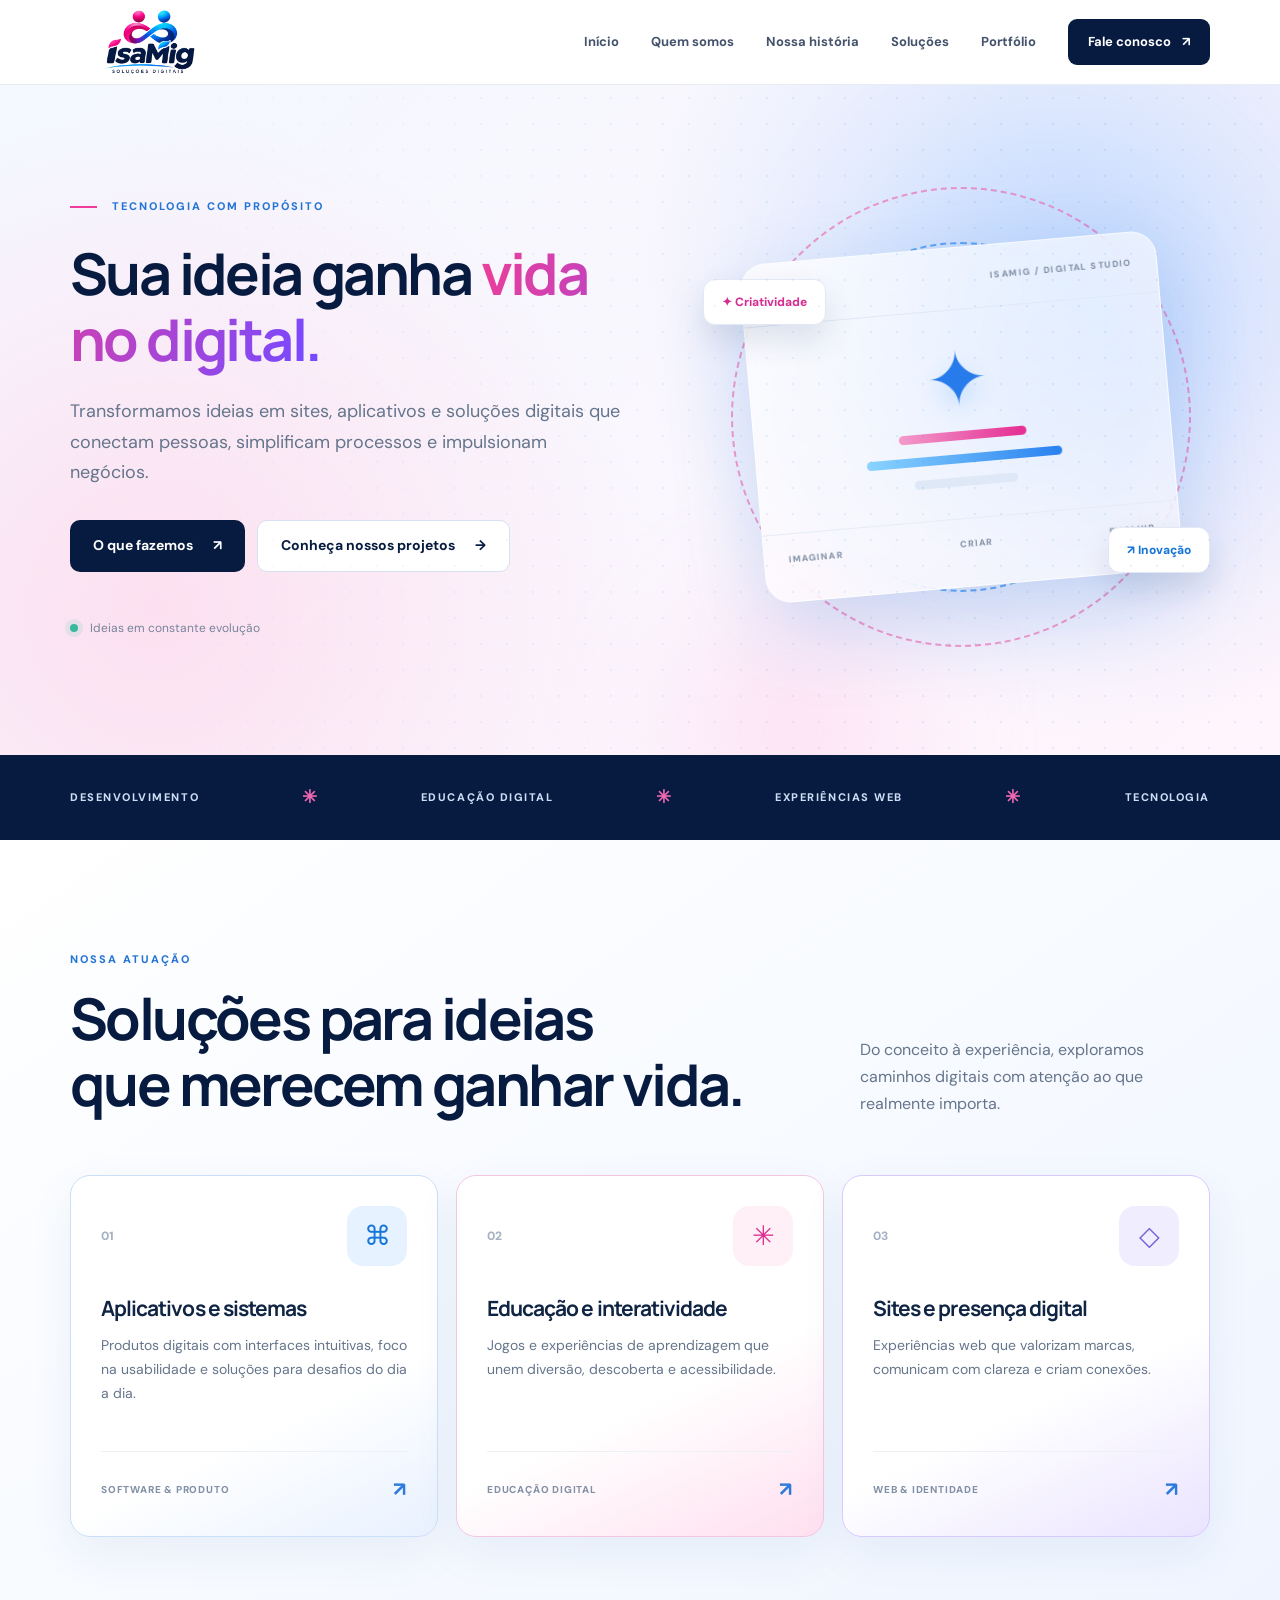
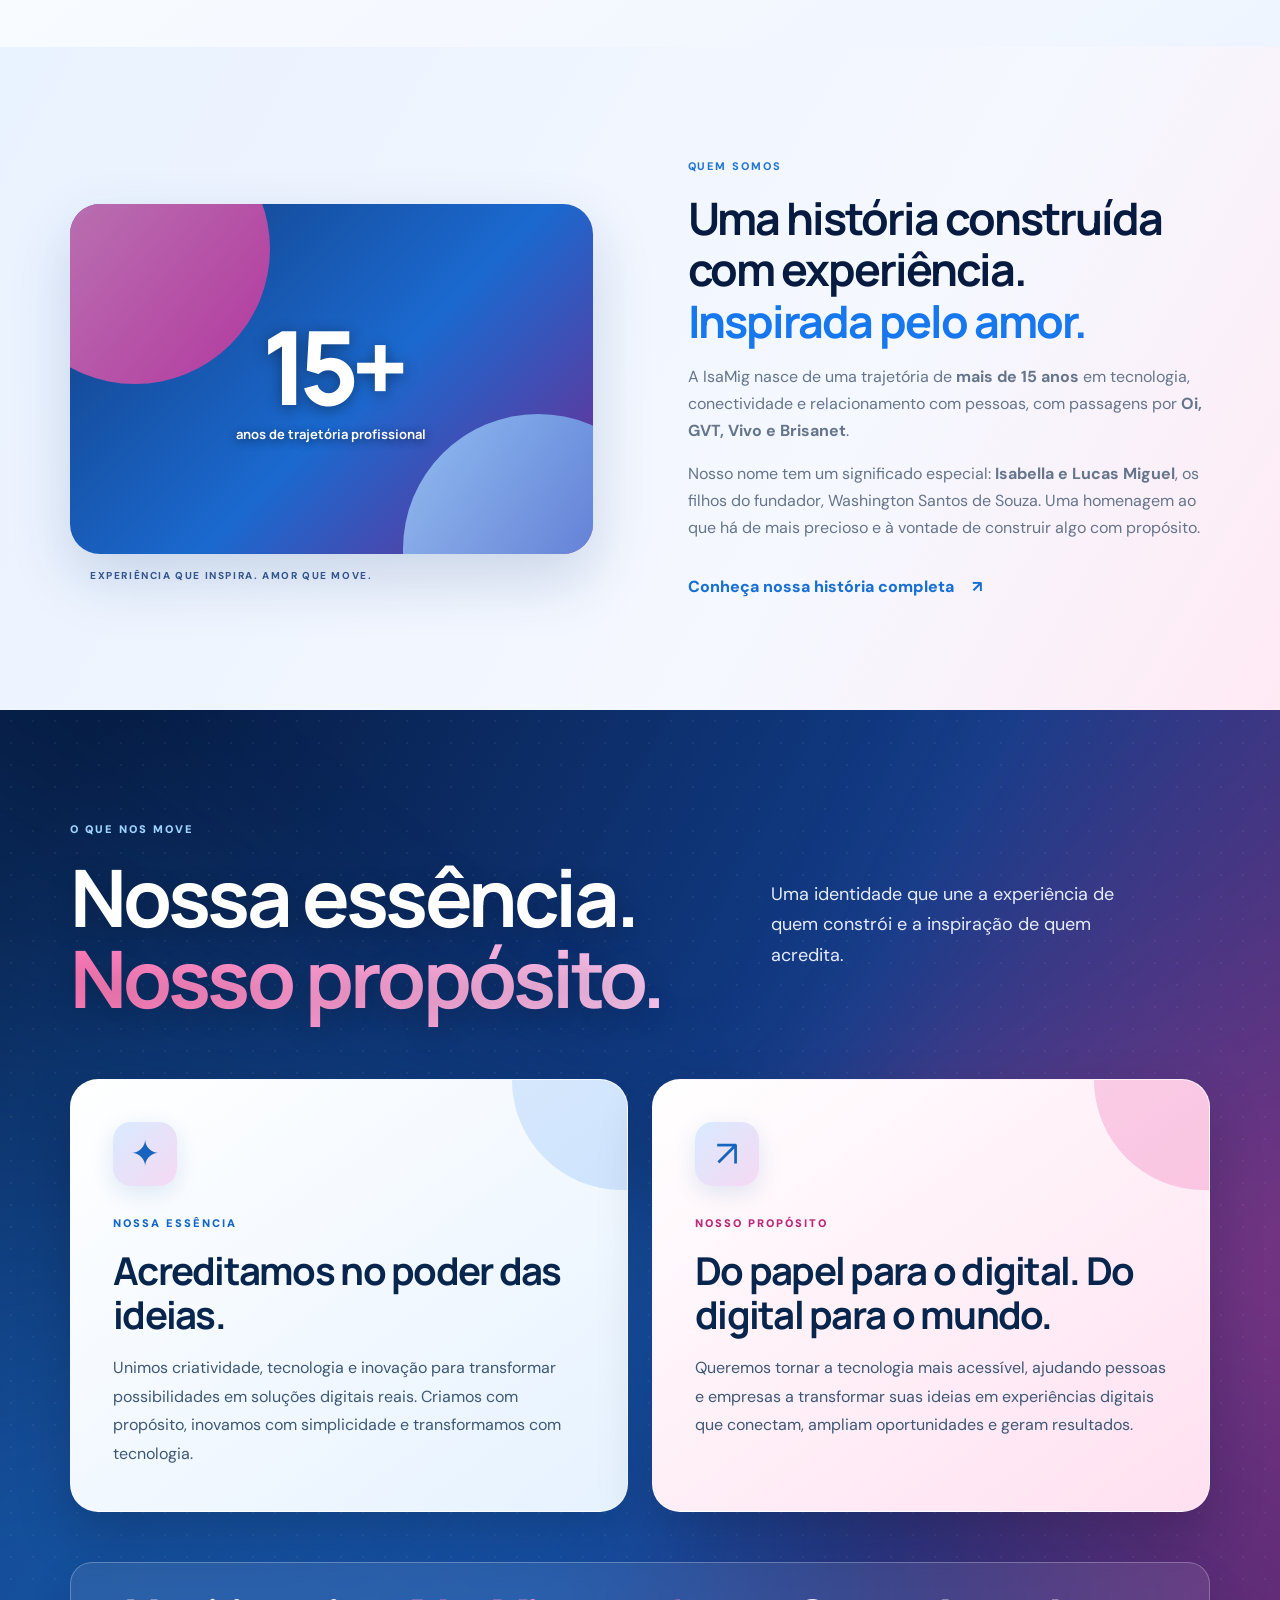
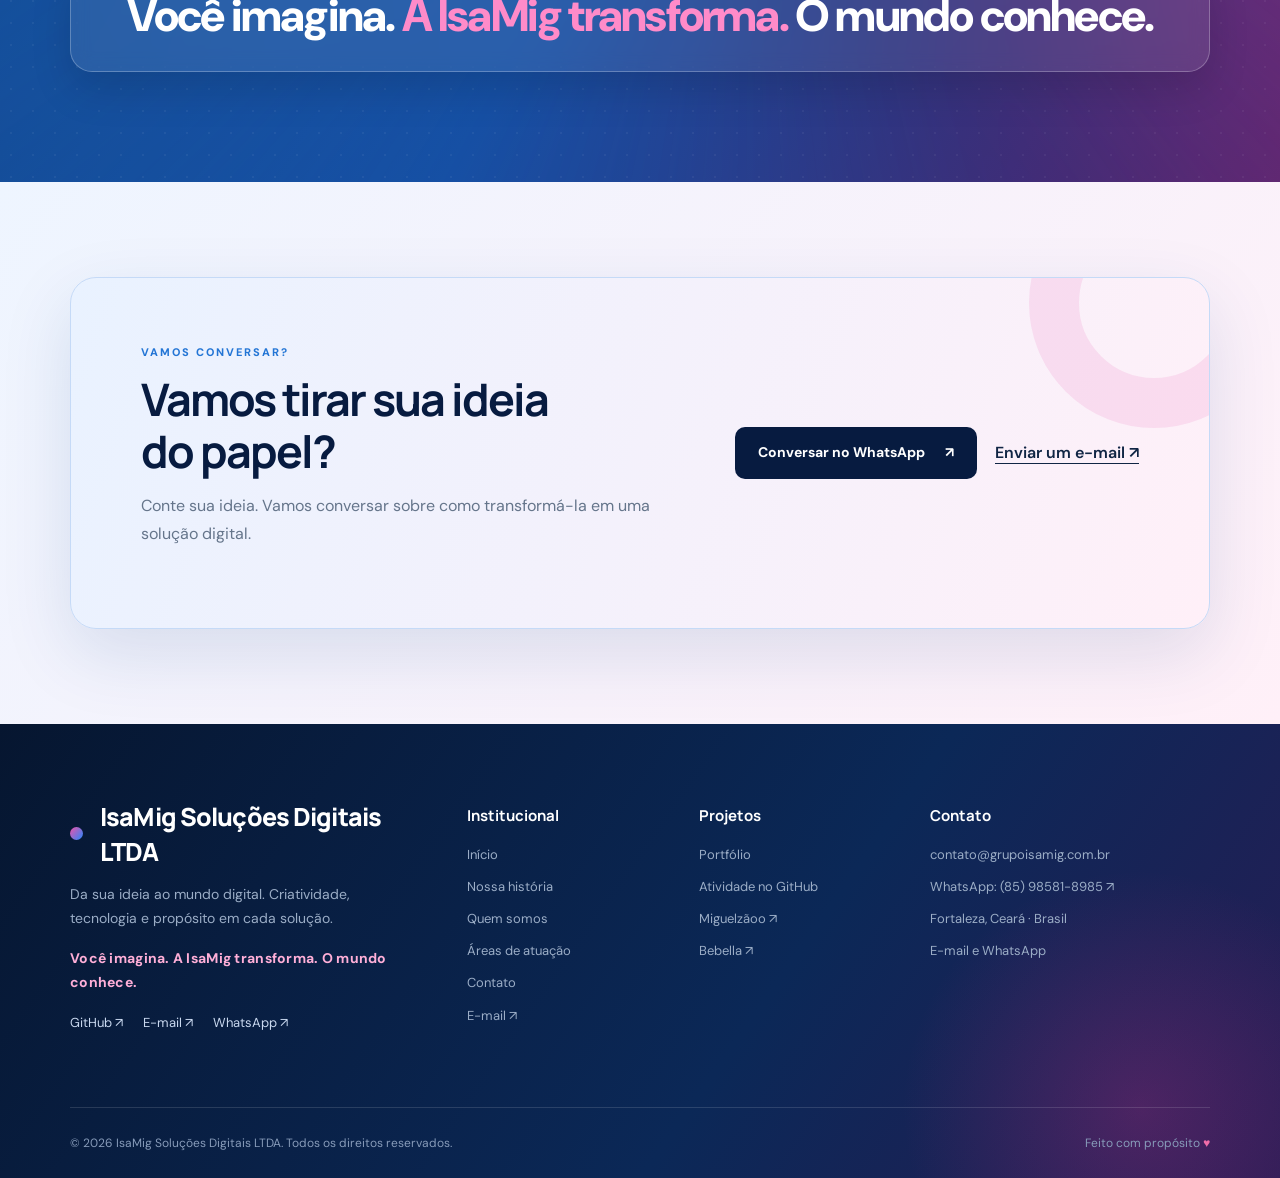
<file: index.html>
<!DOCTYPE html>
<html lang="pt-BR"><head><meta charset="utf-8"/><meta content="width=device-width,initial-scale=1" name="viewport"/><meta content="#071c43" name="theme-color"/><meta content="IsaMig Soluções Digitais — aplicativos, sistemas, educação e presença digital." name="description"/><title>Início | IsaMig Soluções Digitais</title><link href="assets/favicon-32.png" rel="icon" type="image/png"/><link href="assets/favicon-180.png" rel="apple-touch-icon"/><link href="assets/style.css" rel="stylesheet"/></head><body><header class="header"><div class="wrap header-inner"><a aria-label="IsaMig — Início" class="brand" href="/"><img alt="IsaMig Soluções Digitais" src="assets/isamig-logo.png"/></a><button aria-expanded="false" aria-label="Abrir menu" class="mobile-menu">☰</button><nav aria-label="Menu principal" class="nav"><a href="/">Início</a><a href="/#sobre">Quem somos</a><a href="/historia/">Nossa história</a><a href="/#solucoes">Soluções</a><a href="/portfolio/">Portfólio</a><a class="nav-cta" href="/#contato">Fale conosco <span>↗</span></a></nav></div></header><main><section class="hero"><div class="hero-glow glow-one"></div><div class="hero-glow glow-two"></div><div class="wrap hero-grid"><div class="hero-copy reveal"><div class="eyebrow"><span class="eyebrow-line"></span> TECNOLOGIA COM PROPÓSITO</div><h1>Sua ideia ganha <em>vida no digital.</em></h1><p>Transformamos ideias em sites, aplicativos e soluções digitais que conectam pessoas, simplificam processos e impulsionam negócios.</p><div class="actions"><a class="btn primary" href="#solucoes">O que fazemos <span>↗</span></a><a class="btn ghost" href="/portfolio/">Conheça nossos projetos <span>→</span></a></div><div class="hero-foot"><span class="pulse"></span> Ideias em constante evolução</div></div><div aria-hidden="true" class="hero-art reveal"><div class="orbit orbit-one"></div><div class="orbit orbit-two"></div><div class="glass-panel"><div class="panel-top"><span class="panel-dots"><i></i><i></i><i></i></span><span>ISAMIG / DIGITAL STUDIO</span></div><div class="art-center"><span class="art-symbol">✦</span><span class="art-line pink"></span><span class="art-line blue"></span><span class="art-line short"></span></div><div class="panel-bottom"><span>IMAGINAR</span><span>CRIAR</span><span>EVOLUIR</span></div></div><div class="floating-tag tag-a">✦ Criatividade</div><div class="floating-tag tag-b">↗ Inovação</div></div></div></section><section aria-label="Nossas especialidades" class="ribbon"><div class="wrap ribbon-inner"><span>DESENVOLVIMENTO</span><b>✳</b><span>EDUCAÇÃO DIGITAL</span><b>✳</b><span>EXPERIÊNCIAS WEB</span><b>✳</b><span>TECNOLOGIA</span></div></section><section class="section solutions" id="solucoes"><div class="wrap"><div class="section-head reveal"><div><div class="eyebrow">NOSSA ATUAÇÃO</div><h2>Soluções para ideias<br/>que merecem ganhar vida.</h2></div><p>Do conceito à experiência, exploramos caminhos digitais com atenção ao que realmente importa.</p></div><div class="service-grid"><article class="service reveal"><div class="service-top"><span class="service-num">01</span><span class="service-icon icon-blue">⌘</span></div><h3>Aplicativos e sistemas</h3><p>Produtos digitais com interfaces intuitivas, foco na usabilidade e soluções para desafios do dia a dia.</p><span class="service-bottom">SOFTWARE &amp; PRODUTO <span>↗</span></span></article><article class="service reveal"><div class="service-top"><span class="service-num">02</span><span class="service-icon icon-pink">✳</span></div><h3>Educação e interatividade</h3><p>Jogos e experiências de aprendizagem que unem diversão, descoberta e acessibilidade.</p><span class="service-bottom">EDUCAÇÃO DIGITAL <span>↗</span></span></article><article class="service reveal"><div class="service-top"><span class="service-num">03</span><span class="service-icon icon-purple">◇</span></div><h3>Sites e presença digital</h3><p>Experiências web que valorizam marcas, comunicam com clareza e criam conexões.</p><span class="service-bottom">WEB &amp; IDENTIDADE <span>↗</span></span></article></div></div></section><section class="section about" id="sobre"><div class="wrap about-grid"><div class="about-visual reveal"><div class="about-graphic"><div class="about-circle circle-pink"></div><div class="about-circle circle-blue"></div><div class="about-center"><span class="history-number" data-count="15">15+</span><small>anos de trajetória profissional</small></div></div><span class="about-caption">EXPERIÊNCIA QUE INSPIRA. AMOR QUE MOVE.</span></div><div class="about-copy reveal"><div class="eyebrow">QUEM SOMOS</div><h2>Uma história construída com experiência.<br/><em>Inspirada pelo amor.</em></h2><p>A IsaMig nasce de uma trajetória de <strong>mais de 15 anos</strong> em tecnologia, conectividade e relacionamento com pessoas, com passagens por <strong>Oi, GVT, Vivo e Brisanet</strong>.</p><p>Nosso nome tem um significado especial: <strong>Isabella e Lucas Miguel</strong>, os filhos do fundador, Washington Santos de Souza. Uma homenagem ao que há de mais precioso e à vontade de construir algo com propósito.</p><a class="text-link" href="/historia/">Conheça nossa história completa <span>↗</span></a></div></div></section><section class="section manifesto" id="essencia"><div class="wrap"><div class="section-head reveal"><div><div class="eyebrow">O QUE NOS MOVE</div><h2>Nossa essência.<br/><em>Nosso propósito.</em></h2></div><p>Uma identidade que une a experiência de quem constrói e a inspiração de quem acredita.</p></div><div class="values-grid"><article class="value-card reveal"><div class="value-icon">✦</div><div class="eyebrow">NOSSA ESSÊNCIA</div><h3>Acreditamos no poder das ideias.</h3><p>Unimos criatividade, tecnologia e inovação para transformar possibilidades em soluções digitais reais. Criamos com propósito, inovamos com simplicidade e transformamos com tecnologia.</p></article><article class="value-card reveal"><div class="value-icon">↗</div><div class="eyebrow">NOSSO PROPÓSITO</div><h3>Do papel para o digital. Do digital para o mundo.</h3><p>Queremos tornar a tecnologia mais acessível, ajudando pessoas e empresas a transformar suas ideias em experiências digitais que conectam, ampliam oportunidades e geram resultados.</p></article></div><div class="brand-statement reveal">Você imagina. <span>A IsaMig transforma.</span> O mundo conhece.</div></div></section><section class="section contact-section" id="contato"><div class="wrap"><div class="contact-box reveal"><div><div class="eyebrow">VAMOS CONVERSAR?</div><h2>Vamos tirar sua ideia<br/>do papel?</h2><p>Conte sua ideia. Vamos conversar sobre como transformá-la em uma solução digital.</p></div><div class="contact-actions"><a class="btn contact-btn" href="https://wa.me/5585985818985?text=Ol%C3%A1%21%20Quero%20conversar%20sobre%20uma%20solu%C3%A7%C3%A3o%20digital." rel="noopener noreferrer" target="_blank">Conversar no WhatsApp <span>↗</span></a><a class="contact-mail" href="mailto:contato@grupoisamig.com.br?subject=Contato%20pelo%20site%20IsaMig">Enviar um e-mail ↗</a></div><div class="contact-shape"></div></div></div></section></main><footer class="footer"><div class="wrap"><div class="footer-grid"><div class="footer-about"><div class="footer-name"><span class="brand-dot"></span> <span>IsaMig Soluções Digitais LTDA</span></div><p>Da sua ideia ao mundo digital. Criatividade, tecnologia e propósito em cada solução.</p><p class="footer-tagline">Você imagina. A IsaMig transforma. O mundo conhece.</p><div class="socials"><a href="https://github.com/washingtonOF" rel="noopener noreferrer" target="_blank">GitHub ↗</a><a href="mailto:contato@grupoisamig.com.br">E-mail ↗</a><a href="https://wa.me/5585985818985" rel="noopener noreferrer" target="_blank">WhatsApp ↗</a></div></div><div><h3>Institucional</h3><a href="/">Início</a><a href="/historia/">Nossa história</a><a href="/#sobre">Quem somos</a><a href="/#solucoes">Áreas de atuação</a><a href="/#contato">Contato</a><a href="https://exp.mail.mailbux.com/" target="_blank" rel="noopener noreferrer">E-mail ↗</a></div><div><h3>Projetos</h3><a href="/portfolio/">Portfólio</a><a href="/portfolio/#github">Atividade no GitHub</a><a href="https://washingtonof.github.io/mundo-kids-miguelito/" rel="noopener noreferrer" target="_blank">Miguelzãoo ↗</a><a href="https://washingtonof.github.io/bebela-app/" rel="noopener noreferrer" target="_blank">Bebella ↗</a></div><div><h3>Contato</h3><a class="email" href="mailto:contato@grupoisamig.com.br">contato@grupoisamig.com.br</a><a href="https://wa.me/5585985818985" rel="noopener noreferrer" target="_blank">WhatsApp: (85) 98581-8985 ↗</a><span>Fortaleza, Ceará · Brasil</span><span>E-mail e WhatsApp</span></div></div><div class="footer-bottom"><span>© <span id="year"></span> IsaMig Soluções Digitais LTDA. Todos os direitos reservados.</span><span>Feito com propósito <span class="heart">♥</span></span></div></div></footer><script defer="" src="assets/site.js"></script></body></html>
</file>
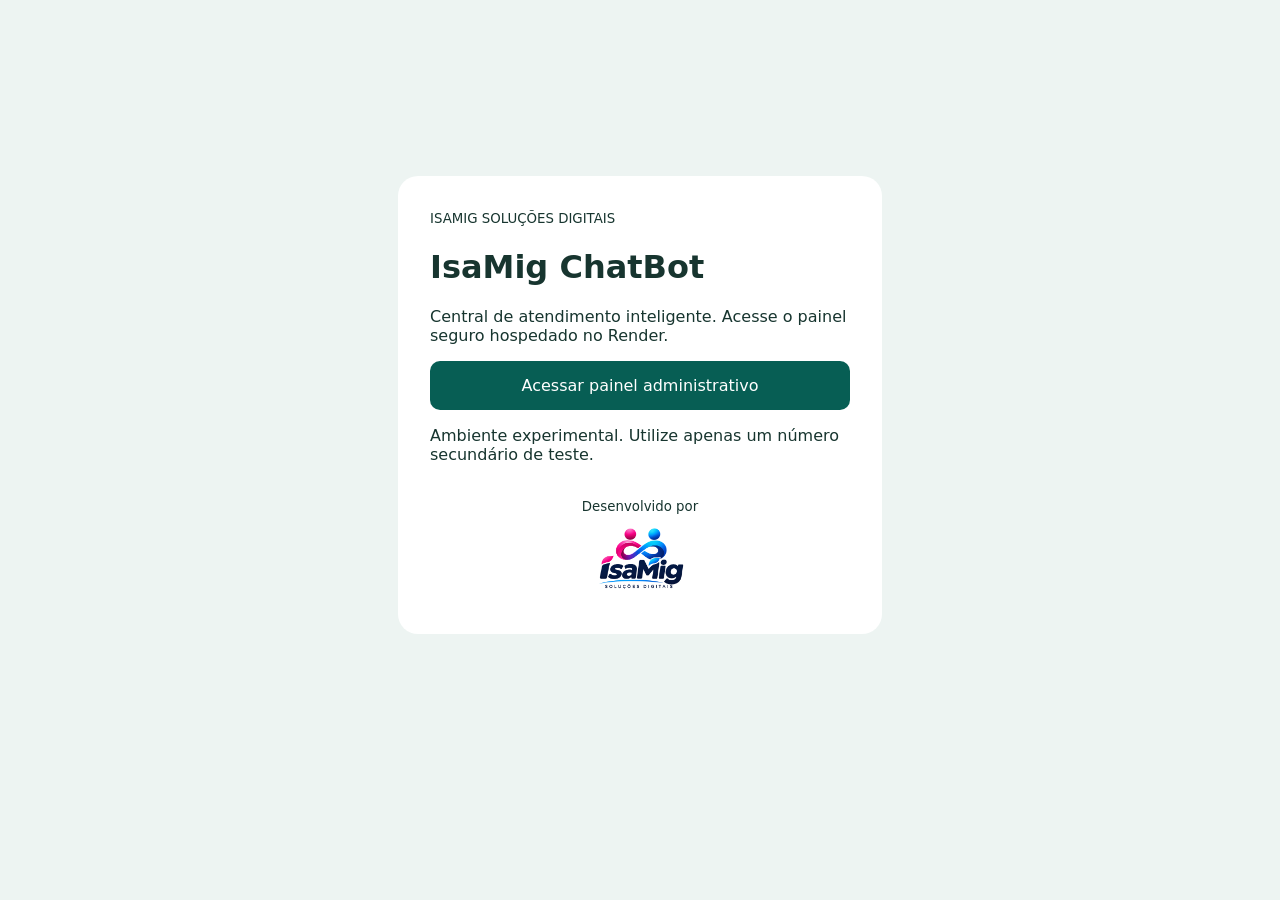
<file: chabot/index.html>
<!doctype html><html lang="pt-BR"><head><meta charset="utf-8"><meta http-equiv="refresh" content="0;url=/chatbot/"><link rel="canonical" href="https://grupoisamig.com.br/chatbot/"><title>IsaMig ChatBot</title></head><body><a href="/chatbot/">Acessar novo endereço</a></body></html>
</file>
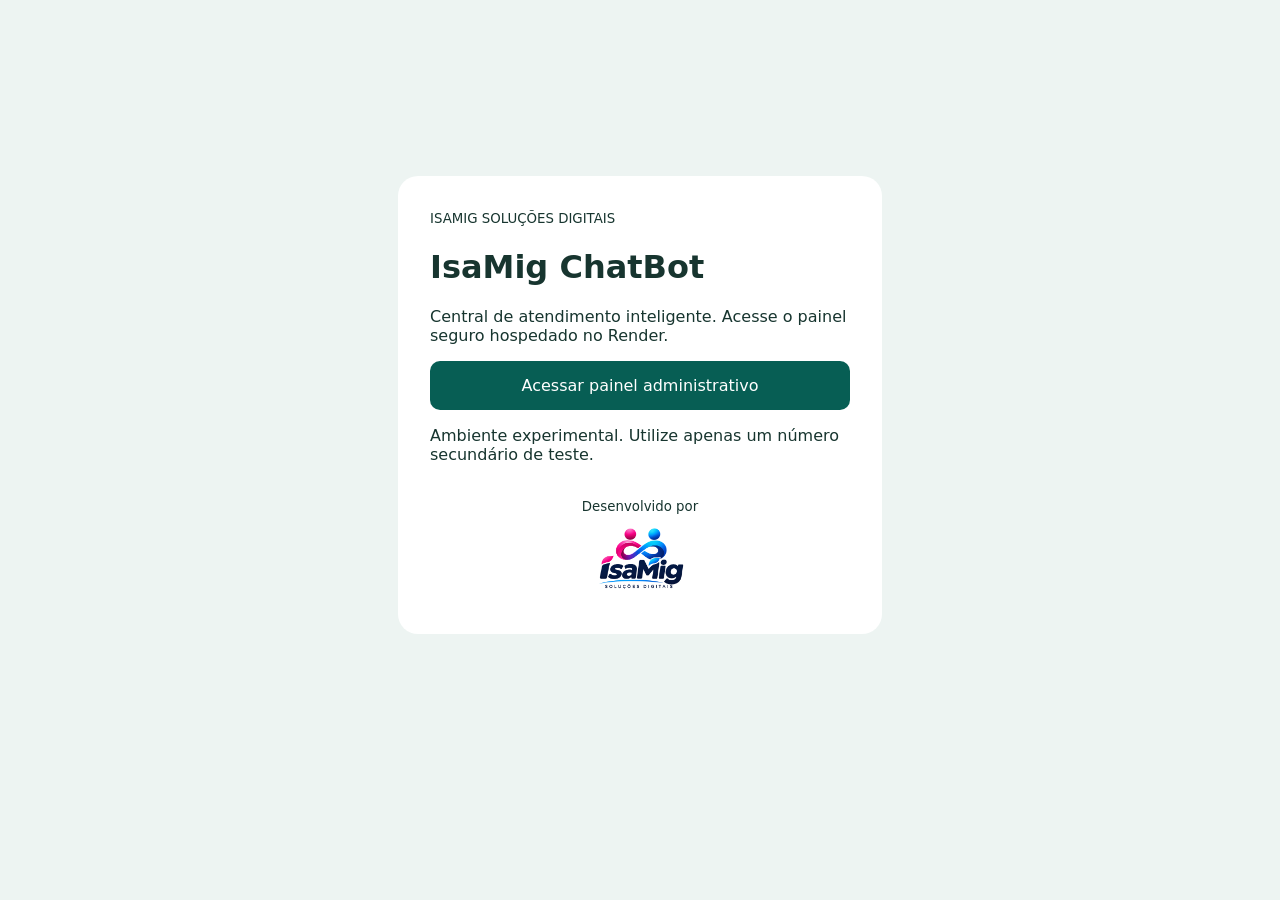
<file: chatbot/index.html>
<!doctype html><html lang="pt-BR"><head><meta charset="utf-8"><meta name="viewport" content="width=device-width,initial-scale=1"><title>IsaMig ChatBot</title><style>body{font:16px system-ui;background:#edf4f2;color:#17352f;display:grid;place-items:center;min-height:90vh;margin:0}main{max-width:420px;padding:32px;background:white;border-radius:20px;margin:20px}a{display:block;background:#075e54;color:white;padding:15px;border-radius:10px;text-align:center;text-decoration:none}</style></head><body><main><small>ISAMIG SOLUÇÕES DIGITAIS</small><h1>IsaMig ChatBot</h1><p>Central de atendimento inteligente. Acesse o painel seguro hospedado no Render.</p><a href="https://isamig-chatbot.onrender.com/">Acessar painel administrativo</a><p>Ambiente experimental. Utilize apenas um número secundário de teste.</p><footer style="margin-top:32px;text-align:center"><small>Desenvolvido por</small><img src="/assets/isamig-logo.png" alt="IsaMig Soluções Digitais" style="display:block;max-width:150px;margin:12px auto"></footer></main></body></html>
</file>
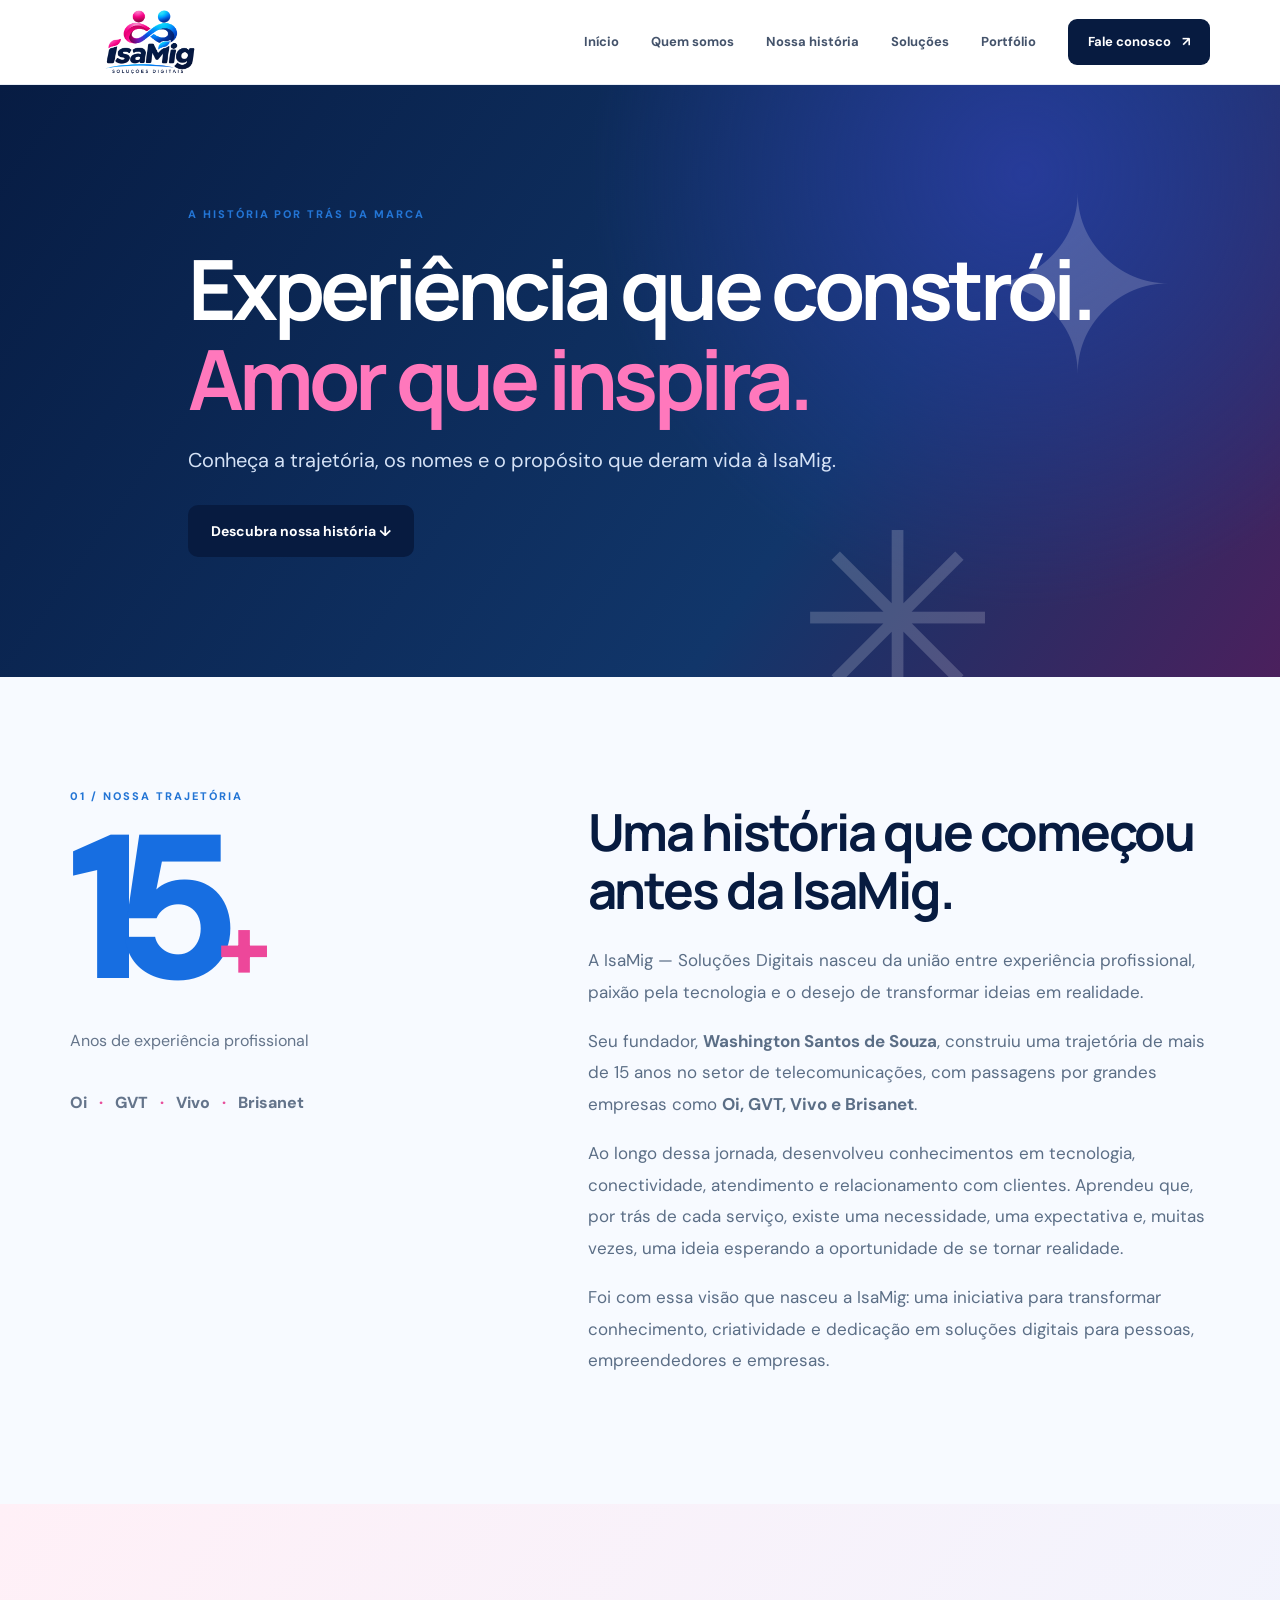
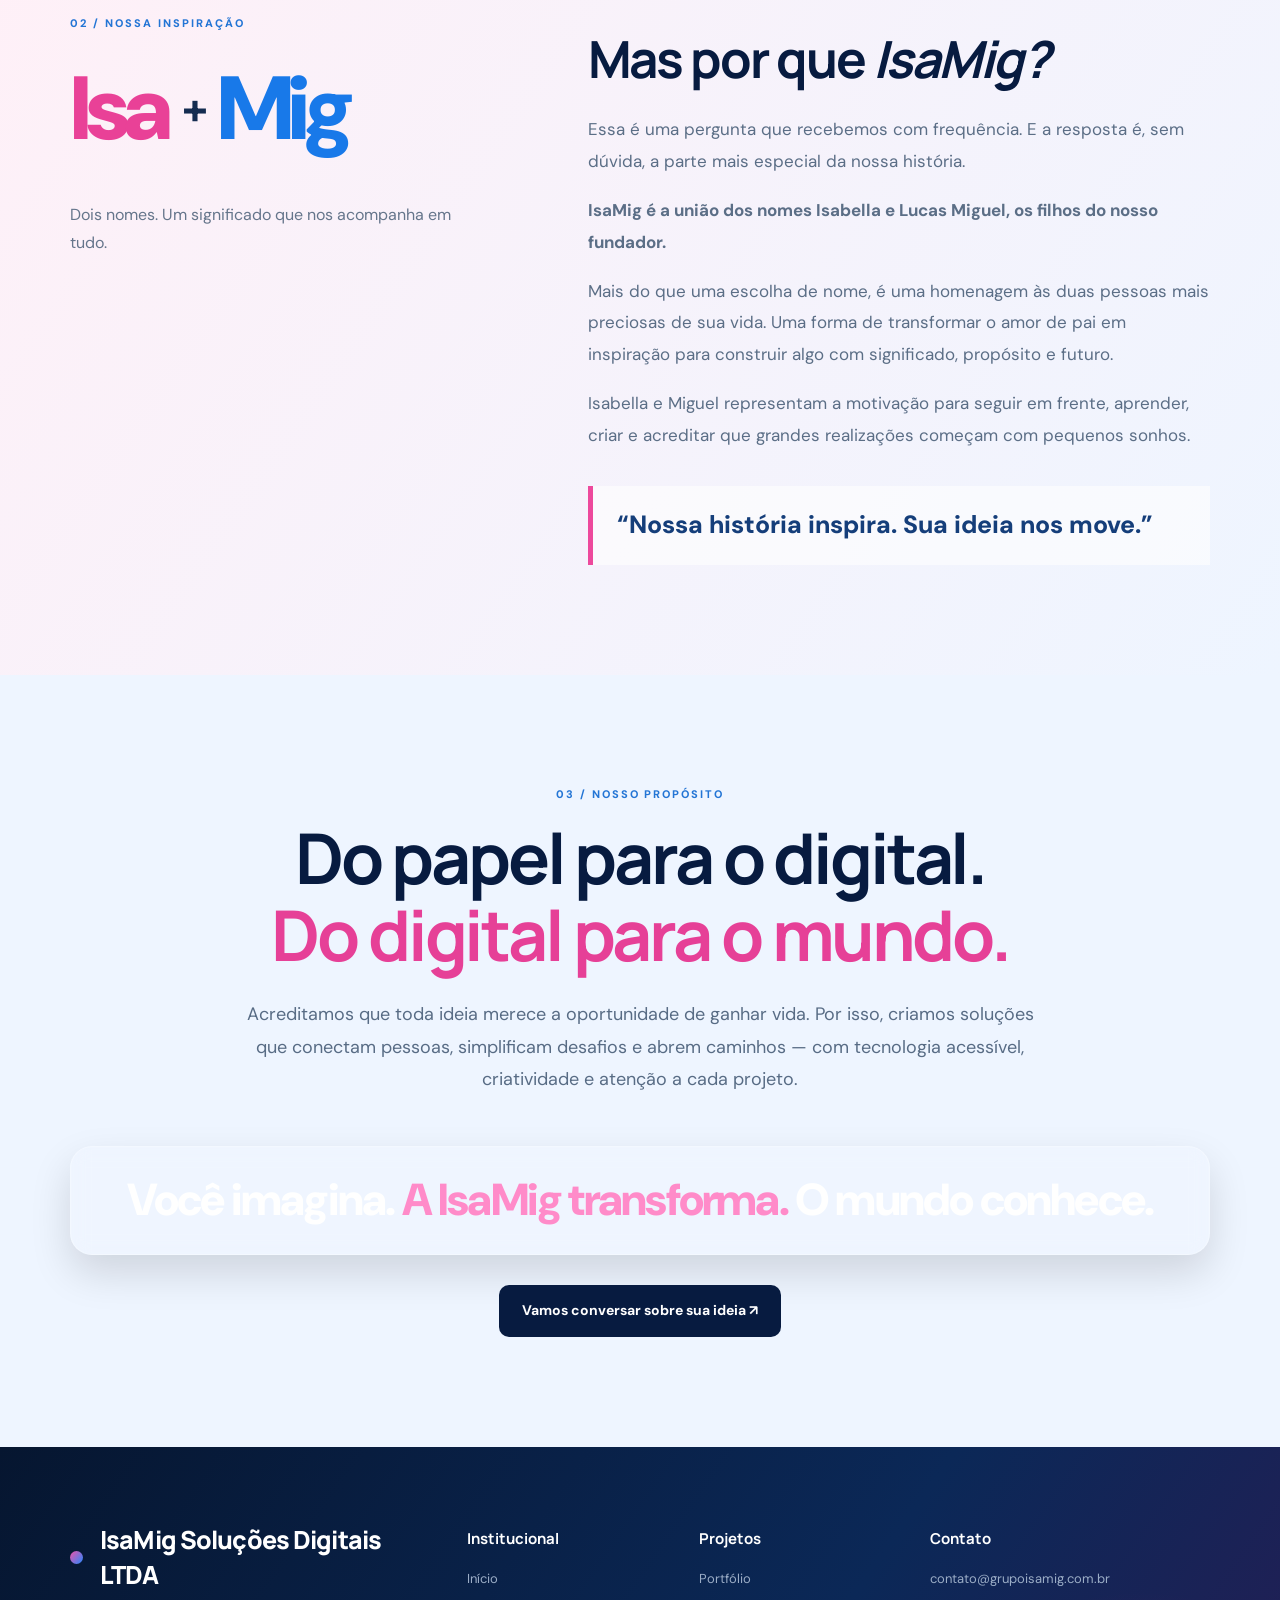
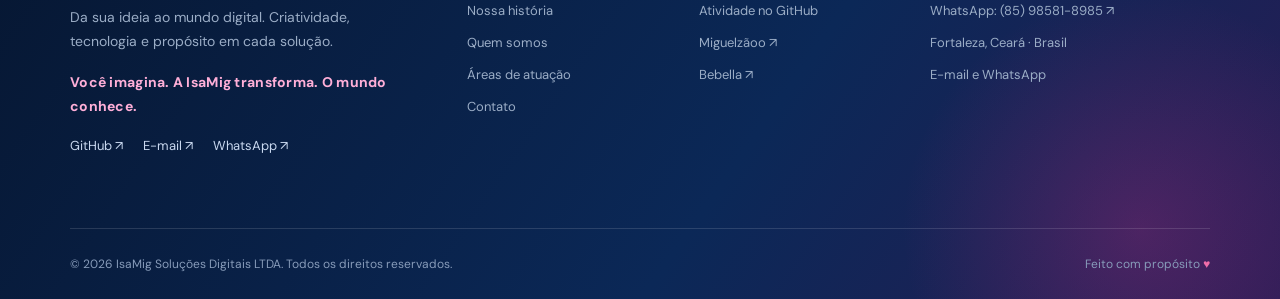
<file: historia/index.html>
<!DOCTYPE html>
<html lang="pt-BR"><head><meta charset="utf-8"/><meta content="width=device-width,initial-scale=1" name="viewport"/><meta content="#071c43" name="theme-color"/><meta content="Conheça a trajetória, inspiração e propósito da IsaMig Soluções Digitais." name="description"/><title>Nossa História | IsaMig Soluções Digitais</title><link href="../assets/favicon-32.png" rel="icon"/><link href="../assets/favicon-180.png" rel="apple-touch-icon"/><link href="../assets/style.css" rel="stylesheet"/></head><body><header class="header"><div class="wrap header-inner"><a aria-label="IsaMig — Início" class="brand" href="/"><img alt="IsaMig Soluções Digitais" src="../assets/isamig-logo.png"/></a><button aria-expanded="false" aria-label="Abrir menu" class="mobile-menu">☰</button><nav aria-label="Menu principal" class="nav"><a href="/">Início</a><a href="/#sobre">Quem somos</a><a href="/historia/">Nossa história</a><a href="/#solucoes">Soluções</a><a href="/portfolio/">Portfólio</a><a class="nav-cta" href="/#contato">Fale conosco <span>↗</span></a></nav></div></header><main><section class="story-hero"><div class="story-spark s1">✦</div><div class="story-spark s2">✳</div><div class="wrap story-hero-content reveal"><div class="eyebrow">A HISTÓRIA POR TRÁS DA MARCA</div><h1>Experiência que constrói.<br/><em>Amor que inspira.</em></h1><p>Conheça a trajetória, os nomes e o propósito que deram vida à IsaMig.</p><a class="btn primary" href="#trajetoria">Descubra nossa história ↓</a></div></section><section class="section story-section" id="trajetoria"><div class="wrap story-layout"><div class="story-aside reveal"><div class="eyebrow">01 / NOSSA TRAJETÓRIA</div><div class="story-big">15<span>+</span></div><p>Anos de experiência profissional</p><div class="story-companies">Oi <span>·</span> GVT <span>·</span> Vivo <span>·</span> Brisanet</div></div><div class="story-text reveal"><h2>Uma história que começou antes da IsaMig.</h2><p>A IsaMig — Soluções Digitais nasceu da união entre experiência profissional, paixão pela tecnologia e o desejo de transformar ideias em realidade.</p><p>Seu fundador, <strong>Washington Santos de Souza</strong>, construiu uma trajetória de mais de 15 anos no setor de telecomunicações, com passagens por grandes empresas como <strong>Oi, GVT, Vivo e Brisanet</strong>.</p><p>Ao longo dessa jornada, desenvolveu conhecimentos em tecnologia, conectividade, atendimento e relacionamento com clientes. Aprendeu que, por trás de cada serviço, existe uma necessidade, uma expectativa e, muitas vezes, uma ideia esperando a oportunidade de se tornar realidade.</p><p>Foi com essa visão que nasceu a IsaMig: uma iniciativa para transformar conhecimento, criatividade e dedicação em soluções digitais para pessoas, empreendedores e empresas.</p></div></div></section><section class="section story-family"><div class="wrap story-layout"><div class="story-aside reveal"><div class="eyebrow">02 / NOSSA INSPIRAÇÃO</div><div class="name-composition"><span>Isa</span><b>+</b><span>Mig</span></div><p>Dois nomes. Um significado que nos acompanha em tudo.</p></div><div class="story-text reveal"><h2>Mas por que <em>IsaMig?</em></h2><p>Essa é uma pergunta que recebemos com frequência. E a resposta é, sem dúvida, a parte mais especial da nossa história.</p><p><strong>IsaMig é a união dos nomes Isabella e Lucas Miguel, os filhos do nosso fundador.</strong></p><p>Mais do que uma escolha de nome, é uma homenagem às duas pessoas mais preciosas de sua vida. Uma forma de transformar o amor de pai em inspiração para construir algo com significado, propósito e futuro.</p><p>Isabella e Miguel representam a motivação para seguir em frente, aprender, criar e acreditar que grandes realizações começam com pequenos sonhos.</p><div class="family-quote">“Nossa história inspira. Sua ideia nos move.”</div></div></div></section><section class="section story-purpose"><div class="wrap reveal"><div class="eyebrow">03 / NOSSO PROPÓSITO</div><h2>Do papel para o digital.<br/><em>Do digital para o mundo.</em></h2><p>Acreditamos que toda ideia merece a oportunidade de ganhar vida. Por isso, criamos soluções que conectam pessoas, simplificam desafios e abrem caminhos — com tecnologia acessível, criatividade e atenção a cada projeto.</p><div class="brand-statement">Você imagina. <span>A IsaMig transforma.</span> O mundo conhece.</div><a class="btn primary" href="/#contato">Vamos conversar sobre sua ideia ↗</a></div></section></main><footer class="footer"><div class="wrap"><div class="footer-grid"><div class="footer-about"><div class="footer-name"><span class="brand-dot"></span> <span>IsaMig Soluções Digitais LTDA</span></div><p>Da sua ideia ao mundo digital. Criatividade, tecnologia e propósito em cada solução.</p><p class="footer-tagline">Você imagina. A IsaMig transforma. O mundo conhece.</p><div class="socials"><a href="https://github.com/washingtonOF" rel="noopener noreferrer" target="_blank">GitHub ↗</a><a href="mailto:contato@grupoisamig.com.br">E-mail ↗</a><a href="https://wa.me/5585985818985" rel="noopener noreferrer" target="_blank">WhatsApp ↗</a></div></div><div><h3>Institucional</h3><a href="/">Início</a><a href="/historia/">Nossa história</a><a href="/#sobre">Quem somos</a><a href="/#solucoes">Áreas de atuação</a><a href="/#contato">Contato</a></div><div><h3>Projetos</h3><a href="/portfolio/">Portfólio</a><a href="/portfolio/#github">Atividade no GitHub</a><a href="https://washingtonof.github.io/mundo-kids-miguelito/" rel="noopener noreferrer" target="_blank">Miguelzãoo ↗</a><a href="https://washingtonof.github.io/bebela-app/" rel="noopener noreferrer" target="_blank">Bebella ↗</a></div><div><h3>Contato</h3><a class="email" href="mailto:contato@grupoisamig.com.br">contato@grupoisamig.com.br</a><a href="https://wa.me/5585985818985" rel="noopener noreferrer" target="_blank">WhatsApp: (85) 98581-8985 ↗</a><span>Fortaleza, Ceará · Brasil</span><span>E-mail e WhatsApp</span></div></div><div class="footer-bottom"><span>© <span id="year"></span> IsaMig Soluções Digitais LTDA. Todos os direitos reservados.</span><span>Feito com propósito <span class="heart">♥</span></span></div></div></footer><script defer="" src="../assets/site.js"></script></body></html>
</file>
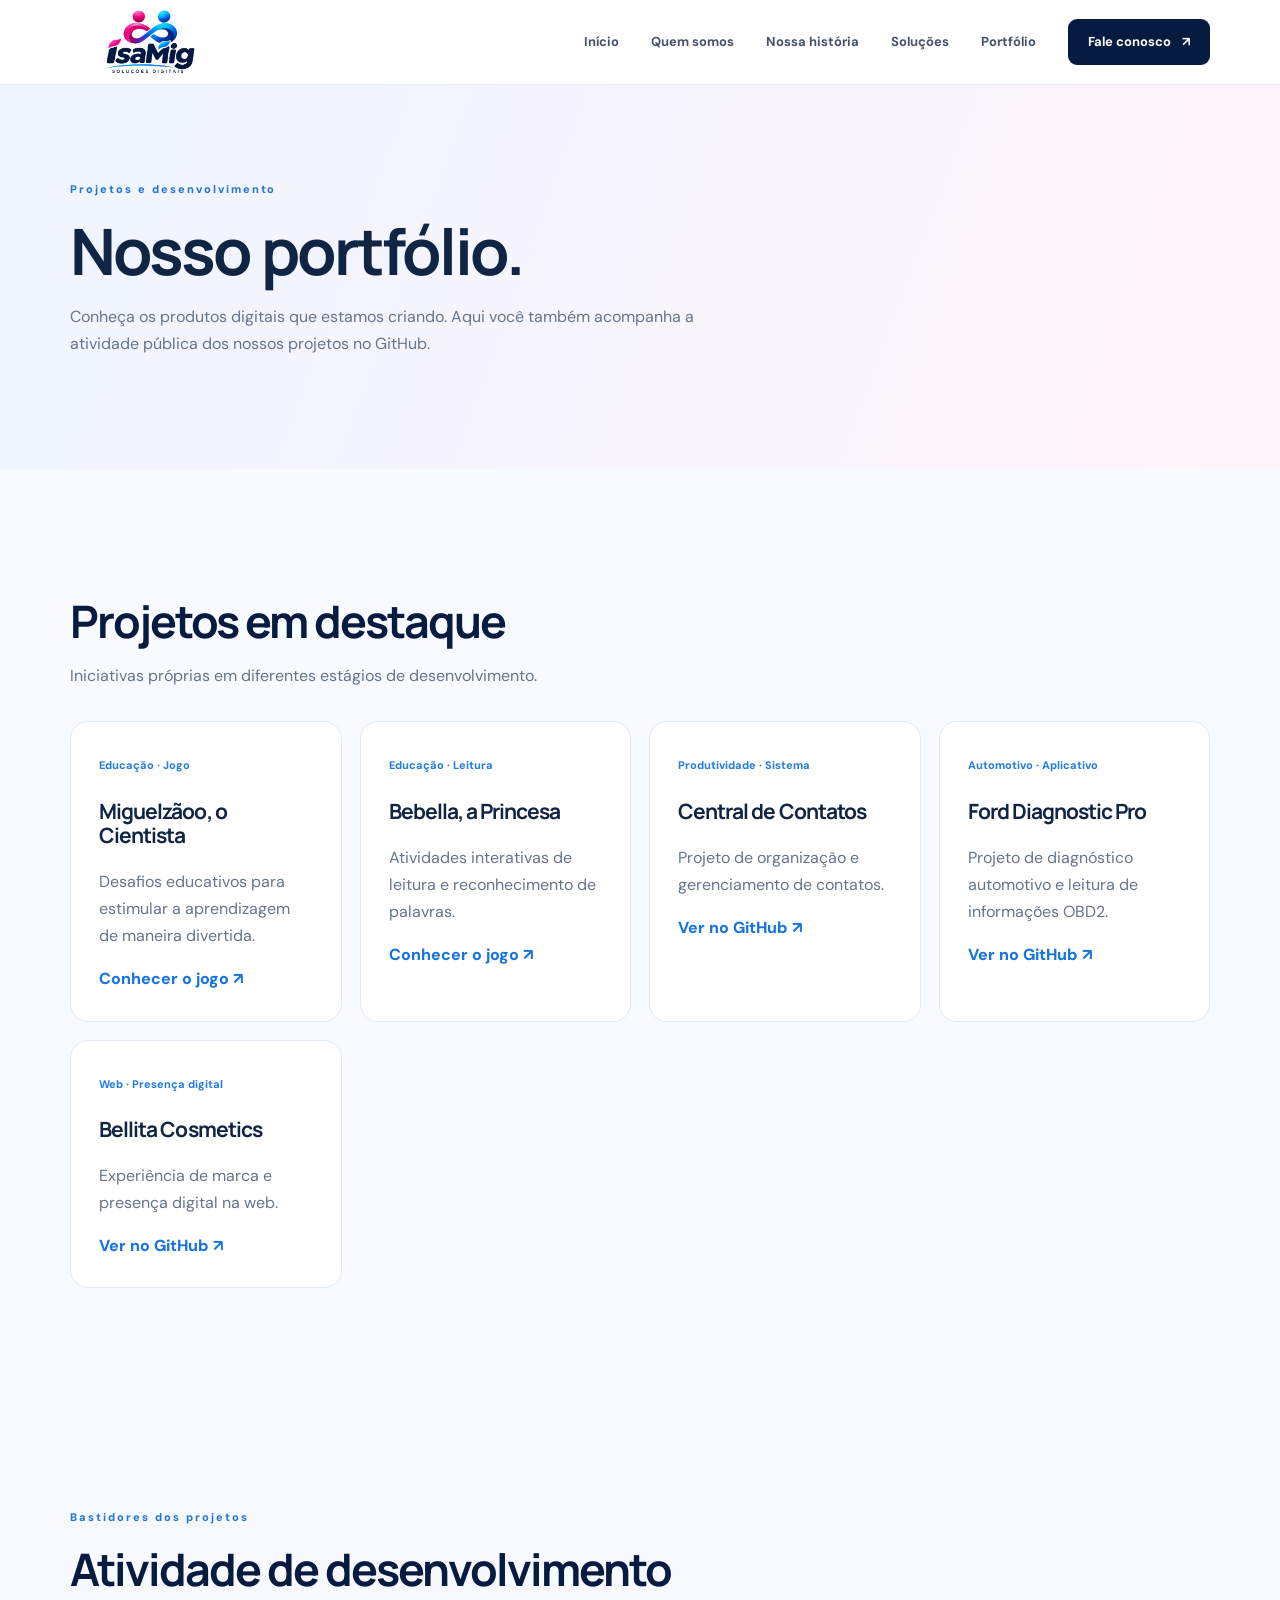
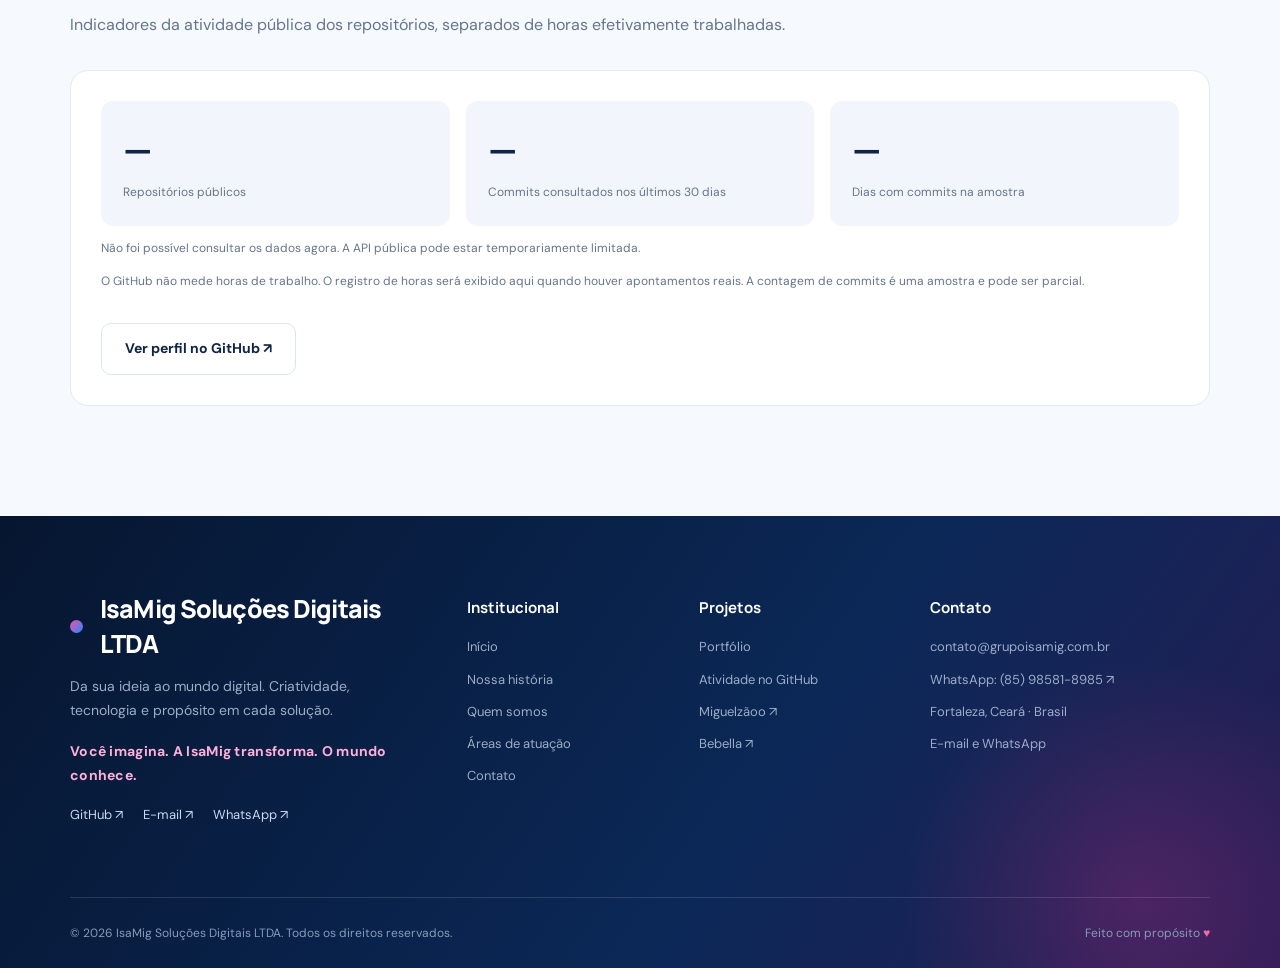
<file: portfolio/index.html>
<!DOCTYPE html>
<html lang="pt-BR"><head><meta charset="utf-8"/><meta content="width=device-width,initial-scale=1" name="viewport"/><meta content="#071c43" name="theme-color"/><meta content="IsaMig Soluções Digitais — aplicativos, sistemas, educação e presença digital." name="description"/><title>Portfólio | IsaMig Soluções Digitais</title><link href="../assets/favicon-32.png" rel="icon" type="image/png"/><link href="../assets/favicon-180.png" rel="apple-touch-icon"/><link href="../assets/style.css" rel="stylesheet"/></head><body><header class="header"><div class="wrap header-inner"><a aria-label="IsaMig — Início" class="brand" href="/"><img alt="IsaMig Soluções Digitais" src="../assets/isamig-logo.png"/></a><button aria-expanded="false" aria-label="Abrir menu" class="mobile-menu">☰</button><nav aria-label="Menu principal" class="nav"><a href="/">Início</a><a href="/#sobre">Quem somos</a><a href="/historia/">Nossa história</a><a href="/#solucoes">Soluções</a><a href="/portfolio/">Portfólio</a><a class="nav-cta" href="/#contato">Fale conosco <span>↗</span></a></nav></div></header><main><section class="page-hero"><div class="wrap"><div class="eyebrow">Projetos e desenvolvimento</div><h1>Nosso portfólio.</h1><p>Conheça os produtos digitais que estamos criando. Aqui você também acompanha a atividade pública dos nossos projetos no GitHub.</p></div></section><section class="section"><div class="wrap"><div class="section-intro"><h2>Projetos em destaque</h2><p>Iniciativas próprias em diferentes estágios de desenvolvimento.</p></div><div class="projects"><article class="project"><span class="type">Educação · Jogo</span><h3>Miguelzãoo, o Cientista</h3><p>Desafios educativos para estimular a aprendizagem de maneira divertida.</p><a href="https://washingtonof.github.io/mundo-kids-miguelito/" rel="noopener" target="_blank">Conhecer o jogo ↗</a></article><article class="project"><span class="type">Educação · Leitura</span><h3>Bebella, a Princesa</h3><p>Atividades interativas de leitura e reconhecimento de palavras.</p><a href="https://washingtonof.github.io/bebela-app/" rel="noopener" target="_blank">Conhecer o jogo ↗</a></article><article class="project"><span class="type">Produtividade · Sistema</span><h3>Central de Contatos</h3><p>Projeto de organização e gerenciamento de contatos.</p><a href="https://github.com/washingtonOF/Contatos" rel="noopener" target="_blank">Ver no GitHub ↗</a></article><article class="project"><span class="type">Automotivo · Aplicativo</span><h3>Ford Diagnostic Pro</h3><p>Projeto de diagnóstico automotivo e leitura de informações OBD2.</p><a href="https://github.com/washingtonOF/Ford-Diagnostic-Pro" rel="noopener" target="_blank">Ver no GitHub ↗</a></article><article class="project"><span class="type">Web · Presença digital</span><h3>Bellita Cosmetics</h3><p>Experiência de marca e presença digital na web.</p><a href="https://github.com/washingtonOF/bellita-cosmetics" rel="noopener" target="_blank">Ver no GitHub ↗</a></article></div></div></section><section class="section soft" id="github"><div class="wrap"><div class="section-intro"><div class="eyebrow">Bastidores dos projetos</div><h2>Atividade de desenvolvimento</h2><p>Indicadores da atividade pública dos repositórios, separados de horas efetivamente trabalhadas.</p></div><div class="activity"><div class="metrics"><div class="metric"><strong id="repos">—</strong><span>Repositórios públicos</span></div><div class="metric"><strong id="commits">—</strong><span>Commits consultados nos últimos 30 dias</span></div><div class="metric"><strong id="days">—</strong><span>Dias com commits na amostra</span></div></div><p class="small" id="github-status">Carregando dados públicos do GitHub…</p><p class="small">O GitHub não mede horas de trabalho. O registro de horas será exibido aqui quando houver apontamentos reais. A contagem de commits é uma amostra e pode ser parcial.</p><a class="btn secondary" href="https://github.com/washingtonOF" rel="noopener" target="_blank">Ver perfil no GitHub ↗</a></div></div></section><script defer="" src="../assets/github.js"></script></main><footer class="footer"><div class="wrap"><div class="footer-grid"><div class="footer-about"><div class="footer-name"><span class="brand-dot"></span> <span>IsaMig Soluções Digitais LTDA</span></div><p>Da sua ideia ao mundo digital. Criatividade, tecnologia e propósito em cada solução.</p><p class="footer-tagline">Você imagina. A IsaMig transforma. O mundo conhece.</p><div class="socials"><a href="https://github.com/washingtonOF" rel="noopener noreferrer" target="_blank">GitHub ↗</a><a href="mailto:contato@grupoisamig.com.br">E-mail ↗</a><a href="https://wa.me/5585985818985" rel="noopener noreferrer" target="_blank">WhatsApp ↗</a></div></div><div><h3>Institucional</h3><a href="/">Início</a><a href="/historia/">Nossa história</a><a href="/#sobre">Quem somos</a><a href="/#solucoes">Áreas de atuação</a><a href="/#contato">Contato</a></div><div><h3>Projetos</h3><a href="/portfolio/">Portfólio</a><a href="/portfolio/#github">Atividade no GitHub</a><a href="https://washingtonof.github.io/mundo-kids-miguelito/" rel="noopener noreferrer" target="_blank">Miguelzãoo ↗</a><a href="https://washingtonof.github.io/bebela-app/" rel="noopener noreferrer" target="_blank">Bebella ↗</a></div><div><h3>Contato</h3><a class="email" href="mailto:contato@grupoisamig.com.br">contato@grupoisamig.com.br</a><a href="https://wa.me/5585985818985" rel="noopener noreferrer" target="_blank">WhatsApp: (85) 98581-8985 ↗</a><span>Fortaleza, Ceará · Brasil</span><span>E-mail e WhatsApp</span></div></div><div class="footer-bottom"><span>© <span id="year"></span> IsaMig Soluções Digitais LTDA. Todos os direitos reservados.</span><span>Feito com propósito <span class="heart">♥</span></span></div></div></footer><script defer="" src="../assets/site.js"></script></body></html>
</file>
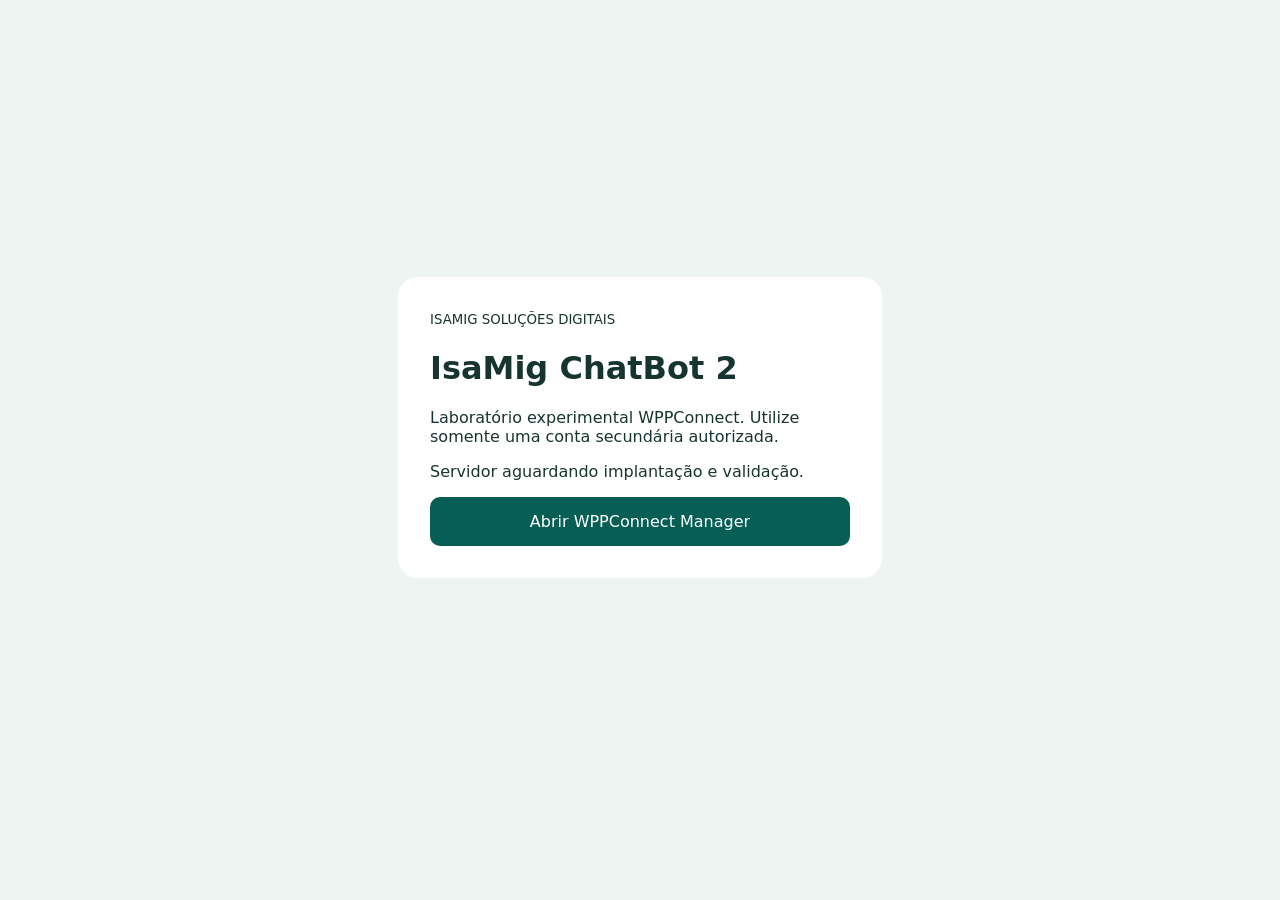
<file: chatbot/2/index.html>
<!doctype html><html lang="pt-BR"><meta charset="utf-8"><meta name="viewport" content="width=device-width,initial-scale=1"><title>IsaMig ChatBot 2</title><style>body{font:16px system-ui;background:#edf4f2;color:#17352f;display:grid;place-items:center;min-height:95vh;margin:0}main{background:white;border-radius:20px;padding:32px;max-width:420px;margin:20px}a{display:block;background:#075e54;color:white;padding:15px;border-radius:10px;text-align:center;text-decoration:none}</style><main><small>ISAMIG SOLUÇÕES DIGITAIS</small><h1>IsaMig ChatBot 2</h1><p>Laboratório experimental WPPConnect. Utilize somente uma conta secundária autorizada.</p><p>Servidor aguardando implantação e validação.</p><a href="https://isamig-wppconnect.onrender.com/manager/">Abrir WPPConnect Manager</a></main></html>
</file>
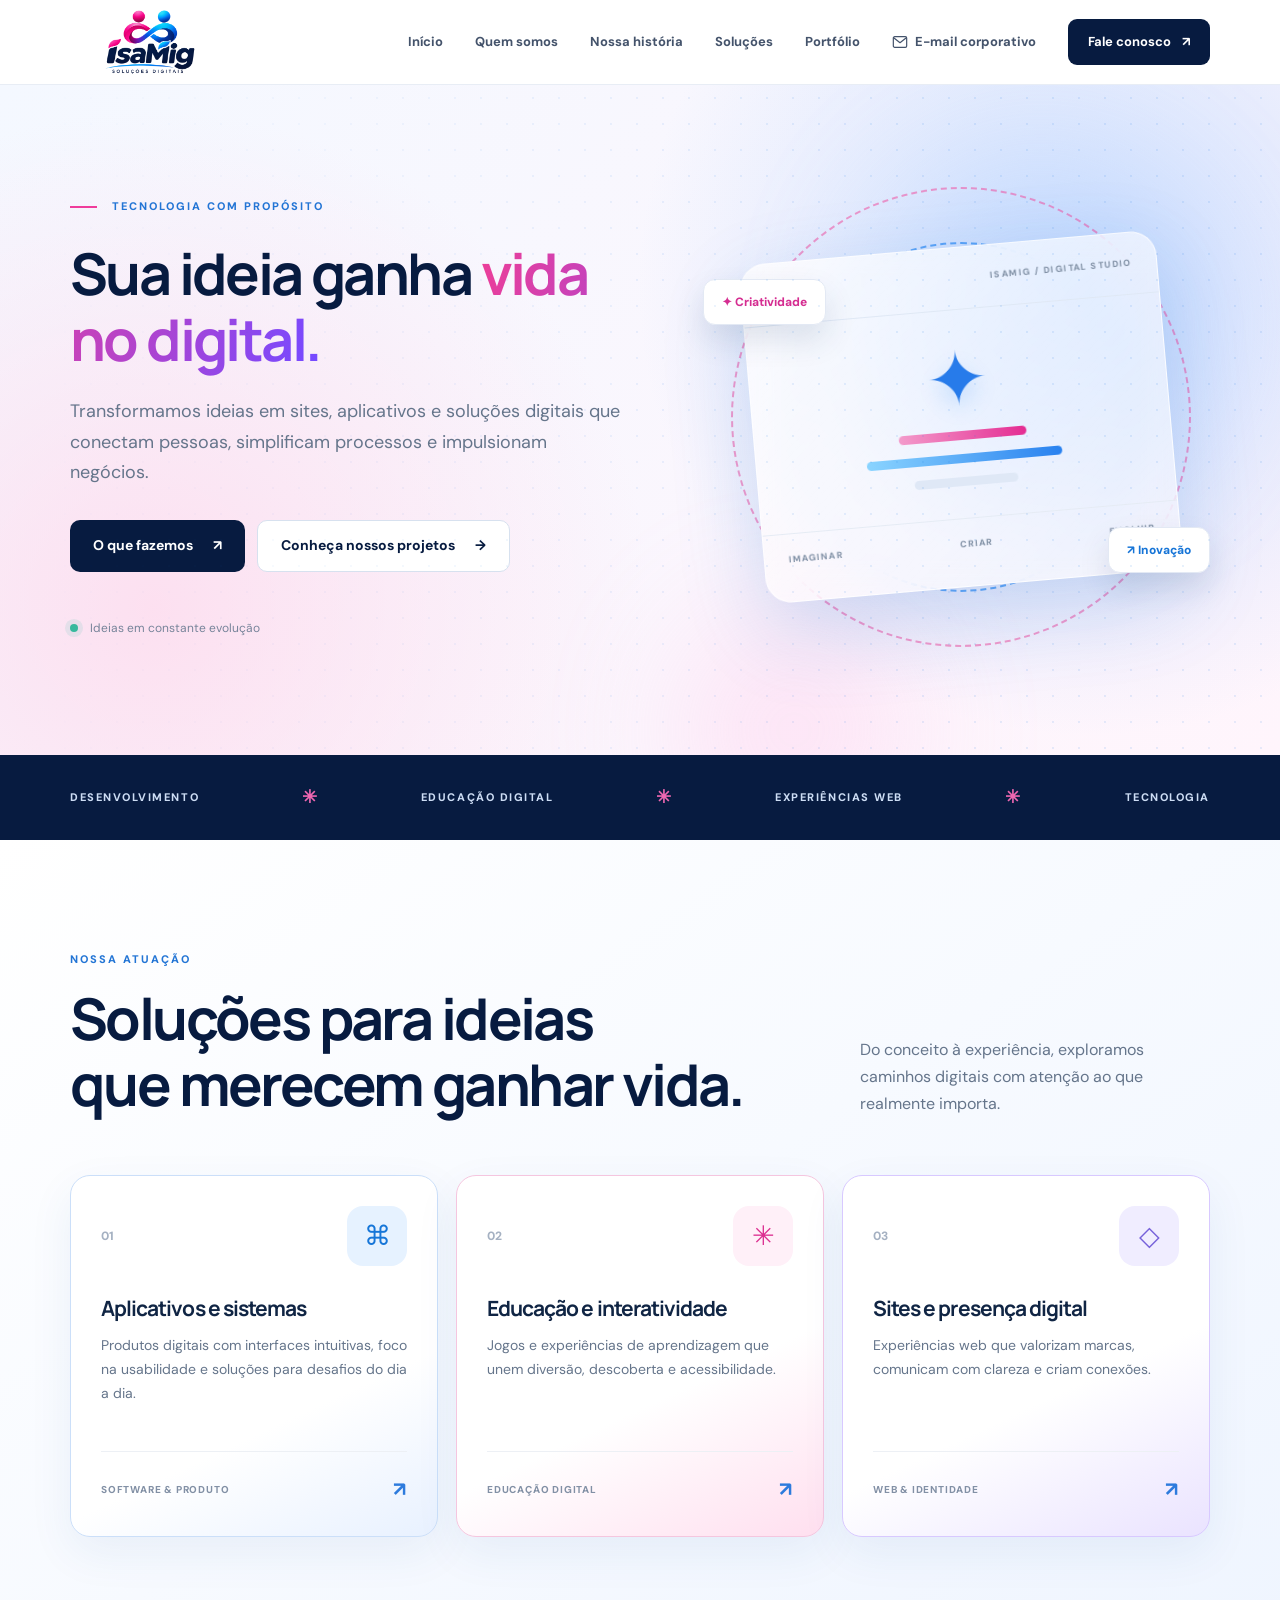
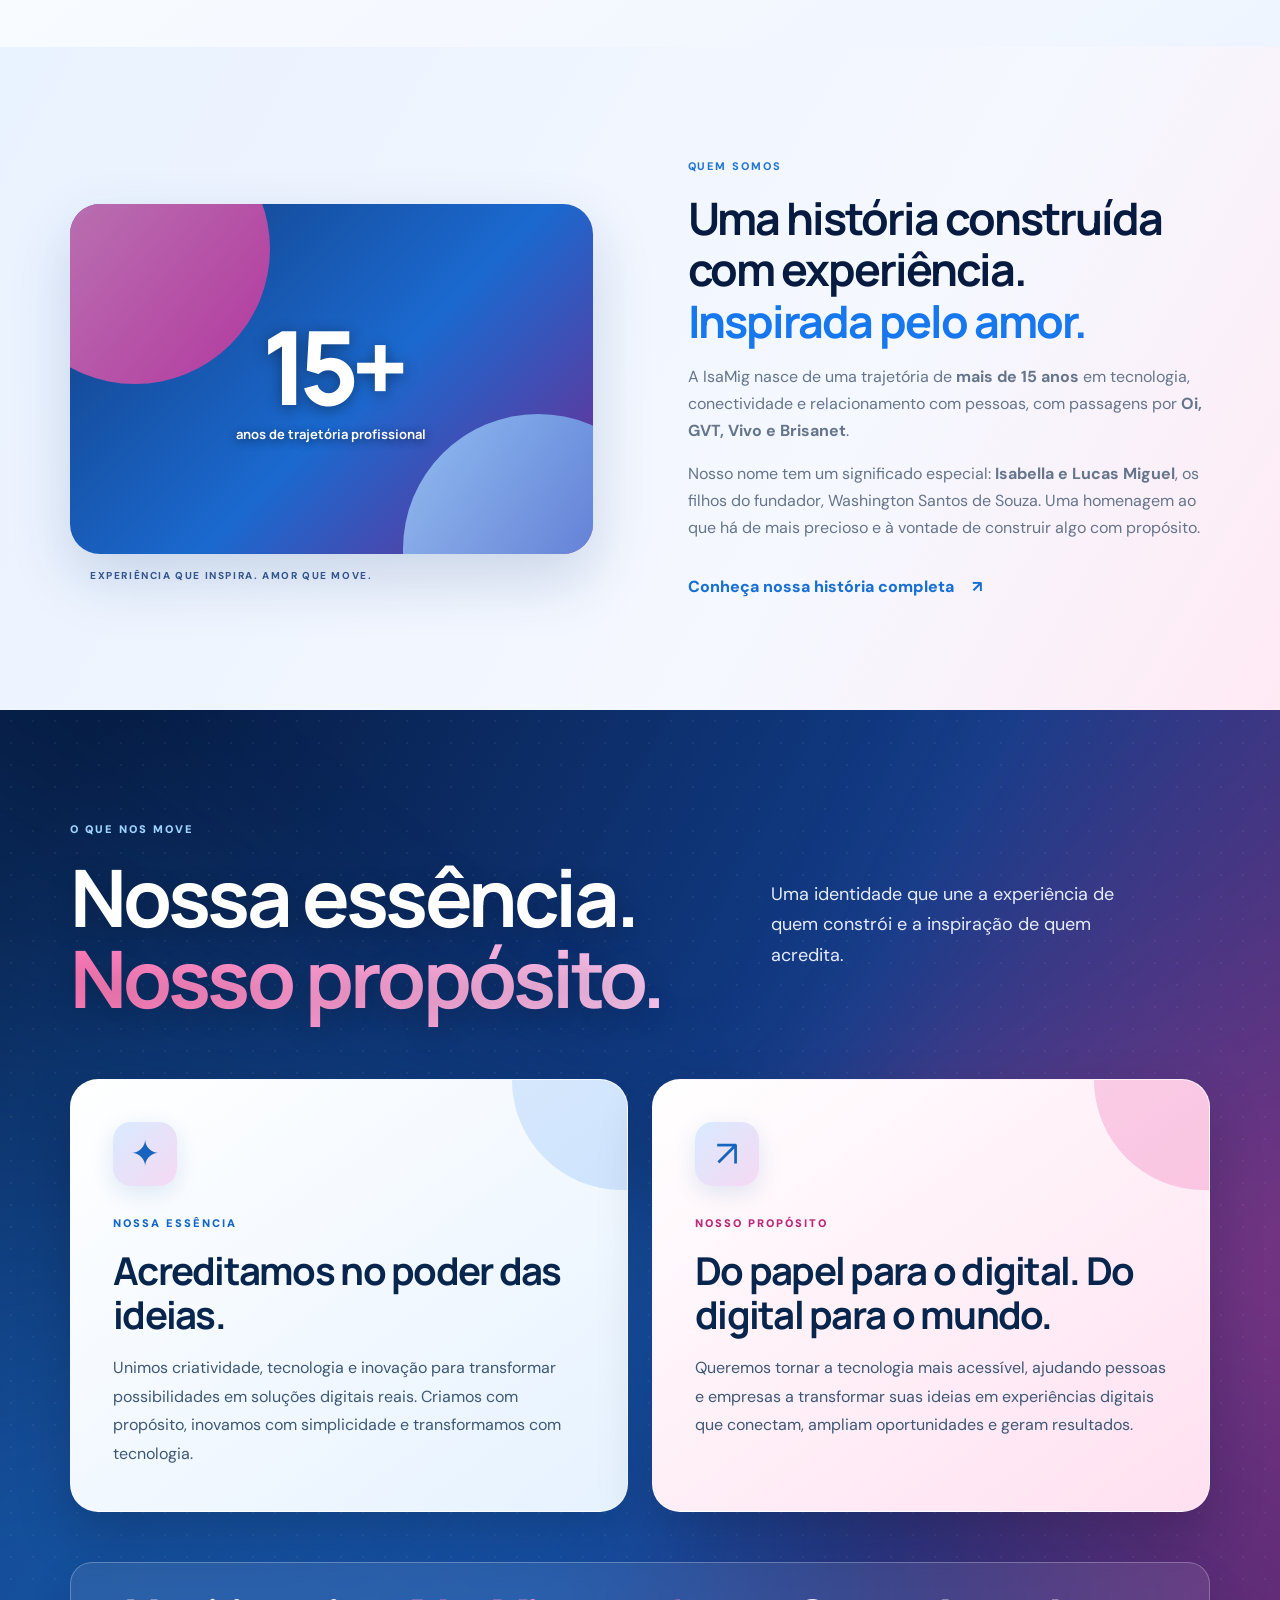
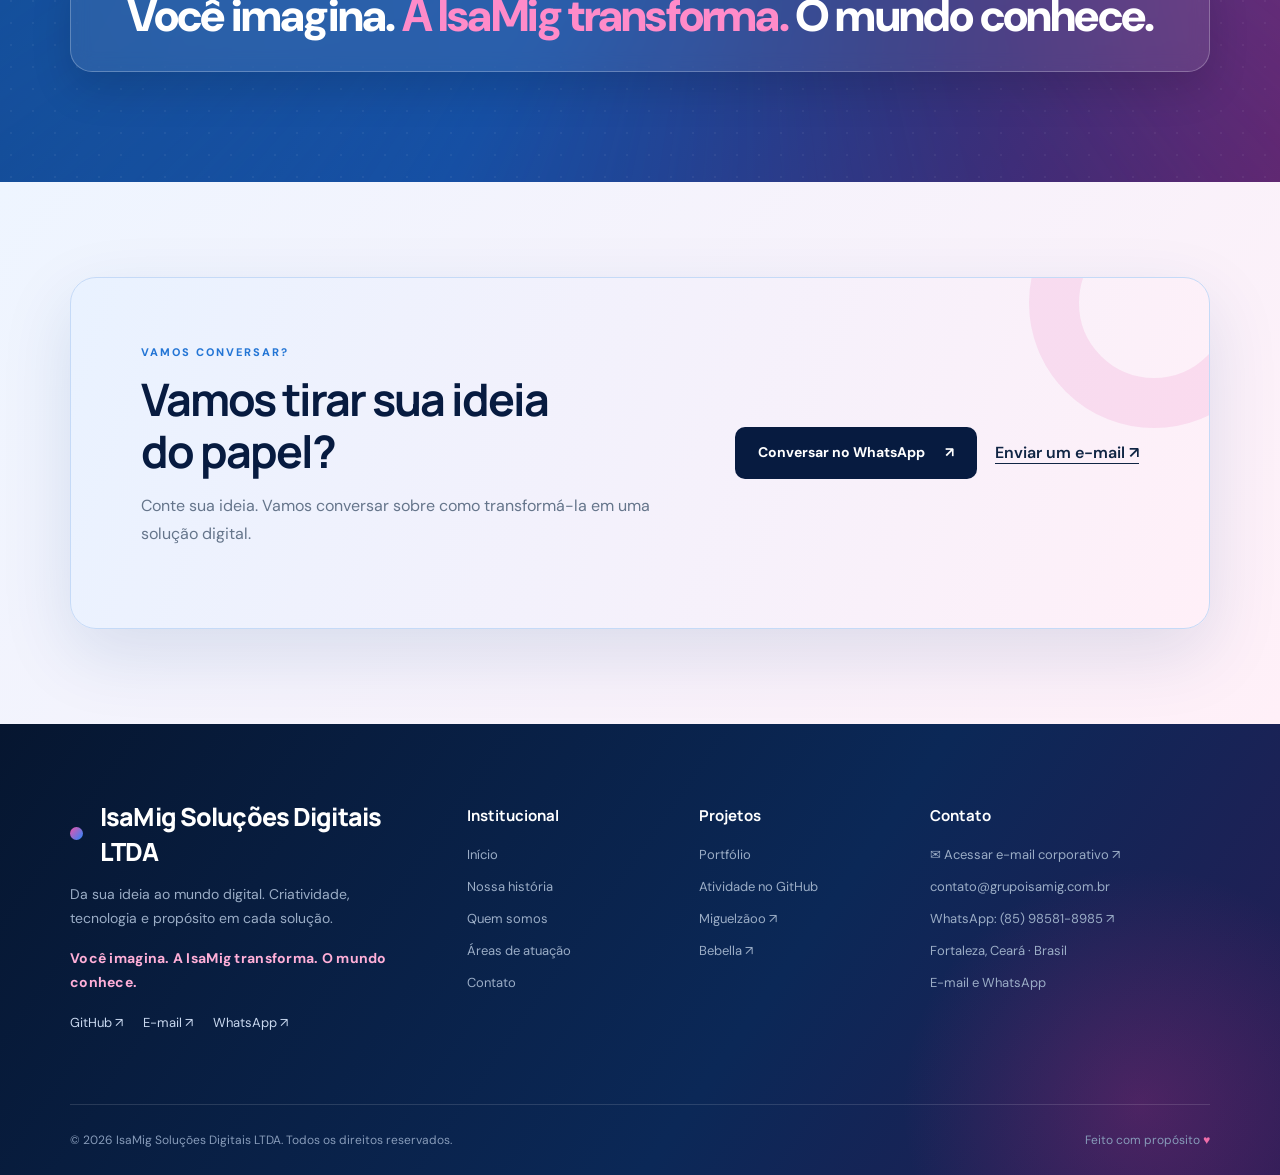
<file: ISAMIG-V07-index-atualizado (1).html>
<!DOCTYPE html>
<html lang="pt-BR"><head><meta charset="utf-8"/><meta content="width=device-width,initial-scale=1" name="viewport"/><meta content="#071c43" name="theme-color"/><meta content="IsaMig Soluções Digitais — aplicativos, sistemas, educação e presença digital." name="description"/><title>Início | IsaMig Soluções Digitais</title><link href="assets/favicon-32.png" rel="icon" type="image/png"/><link href="assets/favicon-180.png" rel="apple-touch-icon"/><link href="assets/style.css" rel="stylesheet"/></head><body><header class="header"><div class="wrap header-inner"><a aria-label="IsaMig — Início" class="brand" href="/"><img alt="IsaMig Soluções Digitais" src="assets/isamig-logo.png"/></a><button aria-expanded="false" aria-label="Abrir menu" class="mobile-menu">☰</button><nav aria-label="Menu principal" class="nav"><a href="/">Início</a><a href="/#sobre">Quem somos</a><a href="/historia/">Nossa história</a><a href="/#solucoes">Soluções</a><a href="/portfolio/">Portfólio</a><a href="https://exp.mail.mailbux.com/" target="_blank" rel="noopener noreferrer" aria-label="Acessar e-mail corporativo" style="display:inline-flex;align-items:center;gap:7px;white-space:nowrap"><svg width="16" height="16" viewBox="0 0 24 24" fill="none" stroke="currentColor" stroke-width="1.8" stroke-linecap="round" stroke-linejoin="round" aria-hidden="true"><rect x="2" y="4" width="20" height="16" rx="2"/><path d="m3 6 9 7 9-7"/></svg>E-mail corporativo</a><a class="nav-cta" href="/#contato">Fale conosco <span>↗</span></a></nav></div></header><main><section class="hero"><div class="hero-glow glow-one"></div><div class="hero-glow glow-two"></div><div class="wrap hero-grid"><div class="hero-copy reveal"><div class="eyebrow"><span class="eyebrow-line"></span> TECNOLOGIA COM PROPÓSITO</div><h1>Sua ideia ganha <em>vida no digital.</em></h1><p>Transformamos ideias em sites, aplicativos e soluções digitais que conectam pessoas, simplificam processos e impulsionam negócios.</p><div class="actions"><a class="btn primary" href="#solucoes">O que fazemos <span>↗</span></a><a class="btn ghost" href="/portfolio/">Conheça nossos projetos <span>→</span></a></div><div class="hero-foot"><span class="pulse"></span> Ideias em constante evolução</div></div><div aria-hidden="true" class="hero-art reveal"><div class="orbit orbit-one"></div><div class="orbit orbit-two"></div><div class="glass-panel"><div class="panel-top"><span class="panel-dots"><i></i><i></i><i></i></span><span>ISAMIG / DIGITAL STUDIO</span></div><div class="art-center"><span class="art-symbol">✦</span><span class="art-line pink"></span><span class="art-line blue"></span><span class="art-line short"></span></div><div class="panel-bottom"><span>IMAGINAR</span><span>CRIAR</span><span>EVOLUIR</span></div></div><div class="floating-tag tag-a">✦ Criatividade</div><div class="floating-tag tag-b">↗ Inovação</div></div></div></section><section aria-label="Nossas especialidades" class="ribbon"><div class="wrap ribbon-inner"><span>DESENVOLVIMENTO</span><b>✳</b><span>EDUCAÇÃO DIGITAL</span><b>✳</b><span>EXPERIÊNCIAS WEB</span><b>✳</b><span>TECNOLOGIA</span></div></section><section class="section solutions" id="solucoes"><div class="wrap"><div class="section-head reveal"><div><div class="eyebrow">NOSSA ATUAÇÃO</div><h2>Soluções para ideias<br/>que merecem ganhar vida.</h2></div><p>Do conceito à experiência, exploramos caminhos digitais com atenção ao que realmente importa.</p></div><div class="service-grid"><article class="service reveal"><div class="service-top"><span class="service-num">01</span><span class="service-icon icon-blue">⌘</span></div><h3>Aplicativos e sistemas</h3><p>Produtos digitais com interfaces intuitivas, foco na usabilidade e soluções para desafios do dia a dia.</p><span class="service-bottom">SOFTWARE &amp; PRODUTO <span>↗</span></span></article><article class="service reveal"><div class="service-top"><span class="service-num">02</span><span class="service-icon icon-pink">✳</span></div><h3>Educação e interatividade</h3><p>Jogos e experiências de aprendizagem que unem diversão, descoberta e acessibilidade.</p><span class="service-bottom">EDUCAÇÃO DIGITAL <span>↗</span></span></article><article class="service reveal"><div class="service-top"><span class="service-num">03</span><span class="service-icon icon-purple">◇</span></div><h3>Sites e presença digital</h3><p>Experiências web que valorizam marcas, comunicam com clareza e criam conexões.</p><span class="service-bottom">WEB &amp; IDENTIDADE <span>↗</span></span></article></div></div></section><section class="section about" id="sobre"><div class="wrap about-grid"><div class="about-visual reveal"><div class="about-graphic"><div class="about-circle circle-pink"></div><div class="about-circle circle-blue"></div><div class="about-center"><span class="history-number" data-count="15">15+</span><small>anos de trajetória profissional</small></div></div><span class="about-caption">EXPERIÊNCIA QUE INSPIRA. AMOR QUE MOVE.</span></div><div class="about-copy reveal"><div class="eyebrow">QUEM SOMOS</div><h2>Uma história construída com experiência.<br/><em>Inspirada pelo amor.</em></h2><p>A IsaMig nasce de uma trajetória de <strong>mais de 15 anos</strong> em tecnologia, conectividade e relacionamento com pessoas, com passagens por <strong>Oi, GVT, Vivo e Brisanet</strong>.</p><p>Nosso nome tem um significado especial: <strong>Isabella e Lucas Miguel</strong>, os filhos do fundador, Washington Santos de Souza. Uma homenagem ao que há de mais precioso e à vontade de construir algo com propósito.</p><a class="text-link" href="/historia/">Conheça nossa história completa <span>↗</span></a></div></div></section><section class="section manifesto" id="essencia"><div class="wrap"><div class="section-head reveal"><div><div class="eyebrow">O QUE NOS MOVE</div><h2>Nossa essência.<br/><em>Nosso propósito.</em></h2></div><p>Uma identidade que une a experiência de quem constrói e a inspiração de quem acredita.</p></div><div class="values-grid"><article class="value-card reveal"><div class="value-icon">✦</div><div class="eyebrow">NOSSA ESSÊNCIA</div><h3>Acreditamos no poder das ideias.</h3><p>Unimos criatividade, tecnologia e inovação para transformar possibilidades em soluções digitais reais. Criamos com propósito, inovamos com simplicidade e transformamos com tecnologia.</p></article><article class="value-card reveal"><div class="value-icon">↗</div><div class="eyebrow">NOSSO PROPÓSITO</div><h3>Do papel para o digital. Do digital para o mundo.</h3><p>Queremos tornar a tecnologia mais acessível, ajudando pessoas e empresas a transformar suas ideias em experiências digitais que conectam, ampliam oportunidades e geram resultados.</p></article></div><div class="brand-statement reveal">Você imagina. <span>A IsaMig transforma.</span> O mundo conhece.</div></div></section><section class="section contact-section" id="contato"><div class="wrap"><div class="contact-box reveal"><div><div class="eyebrow">VAMOS CONVERSAR?</div><h2>Vamos tirar sua ideia<br/>do papel?</h2><p>Conte sua ideia. Vamos conversar sobre como transformá-la em uma solução digital.</p></div><div class="contact-actions"><a class="btn contact-btn" href="https://wa.me/5585985818985?text=Ol%C3%A1%21%20Quero%20conversar%20sobre%20uma%20solu%C3%A7%C3%A3o%20digital." rel="noopener noreferrer" target="_blank">Conversar no WhatsApp <span>↗</span></a><a class="contact-mail" href="mailto:contato@grupoisamig.com.br?subject=Contato%20pelo%20site%20IsaMig">Enviar um e-mail ↗</a></div><div class="contact-shape"></div></div></div></section></main><footer class="footer"><div class="wrap"><div class="footer-grid"><div class="footer-about"><div class="footer-name"><span class="brand-dot"></span> <span>IsaMig Soluções Digitais LTDA</span></div><p>Da sua ideia ao mundo digital. Criatividade, tecnologia e propósito em cada solução.</p><p class="footer-tagline">Você imagina. A IsaMig transforma. O mundo conhece.</p><div class="socials"><a href="https://github.com/washingtonOF" rel="noopener noreferrer" target="_blank">GitHub ↗</a><a href="mailto:contato@grupoisamig.com.br">E-mail ↗</a><a href="https://wa.me/5585985818985" rel="noopener noreferrer" target="_blank">WhatsApp ↗</a></div></div><div><h3>Institucional</h3><a href="/">Início</a><a href="/historia/">Nossa história</a><a href="/#sobre">Quem somos</a><a href="/#solucoes">Áreas de atuação</a><a href="/#contato">Contato</a></div><div><h3>Projetos</h3><a href="/portfolio/">Portfólio</a><a href="/portfolio/#github">Atividade no GitHub</a><a href="https://washingtonof.github.io/mundo-kids-miguelito/" rel="noopener noreferrer" target="_blank">Miguelzãoo ↗</a><a href="https://washingtonof.github.io/bebela-app/" rel="noopener noreferrer" target="_blank">Bebella ↗</a></div><div><h3>Contato</h3><a href="https://exp.mail.mailbux.com/" target="_blank" rel="noopener noreferrer">✉ Acessar e-mail corporativo ↗</a><a class="email" href="mailto:contato@grupoisamig.com.br">contato@grupoisamig.com.br</a><a href="https://wa.me/5585985818985" rel="noopener noreferrer" target="_blank">WhatsApp: (85) 98581-8985 ↗</a><span>Fortaleza, Ceará · Brasil</span><span>E-mail e WhatsApp</span></div></div><div class="footer-bottom"><span>© <span id="year"></span> IsaMig Soluções Digitais LTDA. Todos os direitos reservados.</span><span>Feito com propósito <span class="heart">♥</span></span></div></div></footer><script defer="" src="assets/site.js"></script></body></html>
</file>
<file: assets/style.css>
@import url('https://fonts.googleapis.com/css2?family=DM+Sans:wght@400;500;600;700&family=Manrope:wght@400;500;600;700;800&display=swap');:root{--navy:#071b40;--ink:#102544;--muted:#65758b;--blue:#1978e8;--pink:#e72c92;--line:#e6ebf3}*{box-sizing:border-box}html{scroll-behavior:smooth}body{margin:0;color:var(--ink);background:#fff;font:16px/1.7 'DM Sans',sans-serif;overflow-x:hidden}a{text-decoration:none;color:inherit}button{font:inherit}h1,h2,h3{font-family:Manrope,sans-serif;letter-spacing:-.045em;line-height:1.15}p{color:var(--muted)}.wrap{max-width:1200px;padding:0 30px;margin:auto}.header{position:sticky;top:0;z-index:100;background:#ffffffed;backdrop-filter:blur(20px);border-bottom:1px solid #e8edf5}.header-inner{height:84px;display:flex;align-items:center;justify-content:space-between;gap:30px}.brand img{width:158px;display:block}.nav{display:flex;align-items:center;gap:32px}.nav a{font-weight:700;font-size:13px;color:#44536b;transition:color .2s}.nav a:hover{color:var(--blue)}.nav .nav-cta{padding:12px 20px;border-radius:9px;color:white;background:var(--navy)}.nav-cta span{margin-left:8px}.mobile-menu{display:none}.eyebrow{font-size:11px;font-weight:800;letter-spacing:.18em;color:#2375d5}.hero{min-height:670px;position:relative;overflow:hidden;background:linear-gradient(118deg,#f6f9ff 0%,#fff 52%,#f7f6ff 100%);display:flex;align-items:center}.hero-glow{position:absolute;pointer-events:none;border-radius:50%;filter:blur(70px);opacity:.3}.glow-one{width:350px;height:350px;background:#a2caff;right:5%;top:10%}.glow-two{width:230px;height:230px;background:#ffb5e2;right:29%;bottom:-90px}.hero-grid{position:relative;display:grid;grid-template-columns:1.07fr .93fr;align-items:center;gap:70px;width:100%;padding-top:85px;padding-bottom:90px}.hero h1{font-size:clamp(42px,4.5vw,68px);color:var(--navy);margin:24px 0}.hero h1 em,.about h2 em{font-style:normal;color:var(--blue)}.hero-copy>p{font-size:18px;max-width:550px}.eyebrow-line{display:inline-block;width:27px;height:2px;background:var(--pink);vertical-align:middle;margin-right:10px}.actions{display:flex;flex-wrap:wrap;gap:12px;margin-top:32px}.btn{display:inline-flex;align-items:center;justify-content:center;gap:20px;border-radius:10px;min-height:52px;padding:12px 23px;font-weight:700;font-size:14px;transition:transform .25s,box-shadow .25s}.btn:hover{transform:translateY(-3px);box-shadow:0 12px 26px #0b2c5120}.btn.primary{background:var(--navy);color:white}.btn.ghost{border:1px solid #d7e1ef;background:white;color:var(--navy)}.hero-foot{margin-top:46px;color:#77849a;font-size:12px}.pulse{display:inline-block;background:#36b99d;width:8px;height:8px;border-radius:50%;margin-right:9px;box-shadow:0 0 0 5px #36b99d1e}.hero-art{position:relative;min-height:420px;display:grid;place-items:center}.glass-panel{width:84%;height:340px;position:relative;z-index:2;border:1px solid #ffffffb9;border-radius:26px;background:linear-gradient(140deg,#ffffffb8,#ffffff63);box-shadow:0 35px 75px #2b4c8226;backdrop-filter:blur(18px);transform:rotate(-5deg);animation:float 7s ease-in-out infinite}.panel-top{height:62px;border-bottom:1px solid #dfe8f5;display:flex;align-items:center;justify-content:space-between;padding:0 24px;font-size:9px;font-weight:800;letter-spacing:.16em;color:#8090a5}.panel-dots{display:flex;gap:6px}.panel-dots i{width:8px;height:8px;background:#b6c7df;border-radius:50%}.panel-dots i:first-child{background:#e95c9f}.panel-dots i:nth-child(2){background:#f5c66d}.art-center{height:208px;display:flex;flex-direction:column;align-items:center;justify-content:center;gap:14px}.art-symbol{font-size:75px;color:#277bea;line-height:1;text-shadow:0 10px 22px #2485f535}.art-line{height:9px;border-radius:12px;width:47%;background:#dfe8f6}.art-line.pink{background:linear-gradient(90deg,#f39bcb,#e42c92);width:31%}.art-line.blue{background:linear-gradient(90deg,#8ad4ff,#2981ef)}.art-line.short{width:25%}.panel-bottom{display:flex;justify-content:space-between;border-top:1px solid #e5ebf4;padding:18px 24px;color:#8090a5;font-size:9px;font-weight:800;letter-spacing:.12em}.orbit{position:absolute;border-radius:50%;border:1px solid #c6d9f5}.orbit-one{width:460px;height:460px;animation:spin 30s linear infinite}.orbit-two{width:350px;height:350px;border-style:dashed;border-color:#e9c1de;animation:spin 25s linear reverse infinite}.floating-tag{position:absolute;z-index:3;background:white;border:1px solid #e3e9f4;box-shadow:0 15px 30px #213e6420;border-radius:12px;padding:12px 18px;font-weight:800;font-size:12px}.tag-a{top:17%;left:-2%;color:#d52d91}.tag-b{right:0;bottom:13%;color:#1775d7}.ribbon{background:var(--navy);color:#cdddf4}.ribbon-inner{min-height:85px;display:flex;align-items:center;justify-content:space-between;gap:15px;font-size:11px;letter-spacing:.14em;font-weight:800}.ribbon b{color:#ee67b1;font-size:18px}.section{padding:110px 0}.section-head{display:flex;justify-content:space-between;align-items:end;gap:50px;margin-bottom:42px}.section-head p{max-width:350px}.section h2{font-size:clamp(32px,3.5vw,49px);margin:16px 0;color:var(--navy)}.service-grid{display:grid;grid-template-columns:repeat(3,1fr);gap:18px}.service{border:1px solid #e5ebf4;border-radius:20px;padding:30px;background:#fff;transition:transform .3s,box-shadow .3s,border-color .3s}.service:hover{transform:translateY(-8px);box-shadow:0 25px 50px #15385b13;border-color:#b7d4f5}.service-top,.service-bottom{display:flex;justify-content:space-between;align-items:center}.service-num{color:#a5b1c2;font-size:12px;font-weight:800}.service-icon{display:grid;place-items:center;width:60px;height:60px;border-radius:16px;font-size:27px}.icon-blue{background:#e6f2ff;color:#1676d8}.icon-pink{background:#fff0f8;color:#dc2e90}.icon-purple{background:#f0edff;color:#7661da}.service h3{font-size:21px;margin:30px 0 12px}.service p{font-size:14px;min-height:95px}.service-bottom{border-top:1px solid #edf0f5;padding-top:20px;margin-top:22px;color:#8290a5;font-size:10px;letter-spacing:.08em;font-weight:800}.service-bottom span{font-size:20px;color:#2d7bdd}.about{background:#f5f8fc}.about-grid{display:grid;grid-template-columns:1fr 1fr;gap:95px;align-items:center}.about-visual{min-height:420px;display:grid;place-items:center;position:relative}.about-graphic{position:relative;width:100%;height:350px;border-radius:30px;background:#e9f0fb;overflow:hidden;display:grid;place-items:center}.about-circle{position:absolute;border-radius:50%;width:270px;height:270px;opacity:.75}.circle-pink{background:linear-gradient(130deg,#f5a2d2,#e62b94);left:-70px;top:-90px}.circle-blue{background:linear-gradient(120deg,#b3ddff,#317de7);right:-80px;bottom:-130px}.about-center{z-index:2;text-align:center;font:700 clamp(25px,3vw,39px)/1.2 Manrope;color:#071b40}.about-center strong{color:#176fd3}.about-caption{position:absolute;bottom:5px;left:20px;font-size:10px;letter-spacing:.16em;font-weight:800;color:#8391a5}.about-copy p{font-size:16px}.text-link{display:inline-block;color:#176fd3;font-weight:800;margin-top:15px}.text-link span{margin-left:14px}.manifesto{background:#0a214b;color:#fff;text-align:center;position:relative;overflow:hidden}.manifesto:before{content:'';position:absolute;width:500px;height:500px;background:#a6257b33;border-radius:50%;filter:blur(80px);top:-250px;left:-100px}.manifesto-inner{position:relative}.manifesto .eyebrow{color:#94bbff}.manifesto h2{color:white;font-size:clamp(39px,5vw,66px);margin:22px 0}.manifesto h2 span{color:#f08ac7}.manifesto p{color:#c6d4ea;max-width:570px;margin:auto}.contact-section{padding:95px 0}.contact-box{position:relative;overflow:hidden;border-radius:26px;background:linear-gradient(110deg,#e9f2ff,#fff0f8);padding:65px 70px;display:flex;align-items:center;justify-content:space-between;gap:35px}.contact-box h2{margin:12px 0}.contact-box p{max-width:520px}.contact-btn{background:var(--navy);color:#fff;white-space:nowrap;z-index:1}.contact-shape{position:absolute;right:-70px;top:-100px;width:250px;height:250px;border:50px solid #ef9bcf40;border-radius:50%}.footer{background:#07172f;color:#eaf2ff;padding:75px 0 0}.footer-grid{display:grid;grid-template-columns:1.7fr .9fr .9fr 1.35fr;gap:45px;padding-bottom:70px}.footer-name{font:800 28px Manrope;letter-spacing:-.05em}.brand-dot{display:inline-block;width:13px;height:13px;background:linear-gradient(130deg,#f052a8,#2488ff);border-radius:50%;margin-right:5px}.footer p{color:#9badc6;max-width:320px;font-size:14px}.footer h3{font-size:13px;letter-spacing:0;color:#fff;margin:8px 0 20px}.footer-grid>div>a,.footer-grid>div>span{display:block;color:#9badc6;font-size:13px;margin:10px 0;overflow-wrap:anywhere}.footer-grid a:hover{color:#f18ac5}.socials{display:flex;gap:20px}.socials a{color:#c9d8ef;font-size:13px}.footer-bottom{border-top:1px solid #ffffff21;padding:25px 0;display:flex;justify-content:space-between;gap:20px;color:#879bb9;font-size:12px}.heart{color:#f06da9}.reveal{opacity:0;transform:translateY(25px);transition:opacity .75s ease,transform .75s ease}.reveal.visible{opacity:1;transform:translateY(0)}@keyframes float{0%,100%{transform:translateY(0) rotate(-5deg)}50%{transform:translateY(-14px) rotate(-4deg)}}@keyframes spin{to{transform:rotate(360deg)}}.page-hero{padding:95px 0;background:linear-gradient(110deg,#eff5ff,#fff4fa)}.page-hero h1{font-size:clamp(40px,5vw,66px);margin:15px 0}.page-hero p{max-width:680px}.section-intro{margin-bottom:32px}.projects{display:grid;grid-template-columns:repeat(auto-fit,minmax(270px,1fr));gap:18px}.project{padding:28px;border:1px solid #e4eaf3;border-radius:18px;background:#fff;transition:transform .2s}.project:hover{transform:translateY(-4px)}.project .type{font-size:11px;font-weight:800;color:#267de0}.project h3{font-size:21px}.project a{font-weight:800;color:#1674dc}.soft{background:#f6f9fd}.activity{padding:30px;border:1px solid #e2eaf4;border-radius:18px;background:white}.metrics{display:grid;grid-template-columns:repeat(3,1fr);gap:16px}.metric{padding:22px;background:#f2f6fc;border-radius:12px}.metric strong{display:block;font-size:32px;color:#102544}.metric span,.small{font-size:12px;color:#65758b}.activity .btn{margin-top:20px;border:1px solid #dbe5f1}.activity .btn.secondary{background:white}@media(max-width:900px){.hero-grid,.about-grid{grid-template-columns:1fr;gap:35px}.hero-art{min-height:360px}.hero-grid{padding-top:75px}.service-grid{grid-template-columns:1fr}.service p{min-height:0}.footer-grid{grid-template-columns:1fr 1fr}.section-head{display:block}.ribbon-inner{flex-wrap:wrap;justify-content:center;padding-top:20px;padding-bottom:20px}.header-inner{height:75px}.mobile-menu{display:block;border:0;background:#edf4ff;border-radius:8px;padding:7px 12px;font-size:21px}.nav{display:none;position:absolute;top:75px;left:0;right:0;background:white;padding:25px 30px;flex-direction:column;align-items:stretch;gap:15px;border-bottom:1px solid #e2eaf5;box-shadow:0 15px 25px #0b2c5115}.nav.open{display:flex}.nav .nav-cta{text-align:center}}@media(max-width:600px){.wrap{padding:0 20px}.section{padding:75px 0}.hero h1{font-size:42px}.hero-art{min-height:280px}.glass-panel{height:270px}.art-center{height:150px}.orbit-one{width:310px;height:310px}.orbit-two{width:250px;height:250px}.floating-tag{font-size:10px}.contact-box{padding:40px 25px;display:block}.contact-btn{margin-top:15px}.footer-grid{grid-template-columns:1fr 1fr;gap:28px}.footer-about{grid-column:1/-1}.footer-bottom{flex-direction:column}.metrics{grid-template-columns:1fr}.brand img{width:137px}}@media(prefers-reduced-motion:reduce){*,*:before,*:after{animation:none!important;scroll-behavior:auto!important;transition:none!important}.reveal{opacity:1;transform:none}}
/* Contato institucional V5 */
.contact-actions{display:flex;align-items:center;gap:18px;flex-wrap:wrap;position:relative;z-index:2}.contact-mail{color:inherit;text-decoration:underline;text-underline-offset:5px;font-weight:600}.contact-mail:hover{opacity:.75}

/* V6 — animações visíveis, contínuas e acessíveis */
html{scroll-behavior:smooth}.hero{overflow:hidden}.hero h1 em{background:linear-gradient(110deg,#ef3e96,#7849ff,#1684f8,#ef3e96);background-size:300% auto;-webkit-background-clip:text;background-clip:text;color:transparent;animation:headlineFlow 5s linear infinite}.hero-art{animation:heroFloat 4.2s ease-in-out infinite}.glass-panel{animation:panelSwing 7s ease-in-out infinite;box-shadow:0 28px 85px #1a6acc33}.orbit-one{animation:orbitSpin 16s linear infinite!important;border:2px dashed #f04b9d88}.orbit-two{animation:orbitSpin 10s linear infinite reverse!important;border:2px dashed #2085f4aa}.floating-tag.tag-a{animation:tagBounce 2.8s ease-in-out infinite}.floating-tag.tag-b{animation:tagBounce 3.2s ease-in-out infinite reverse}.hero-glow{animation:glowDrift 7s ease-in-out infinite alternate}.glow-two{animation-delay:-3s}.ribbon{overflow:hidden}.ribbon-inner{animation:ribbonPulse 3.5s ease-in-out infinite}.service{transition:transform .4s cubic-bezier(.2,.8,.2,1),box-shadow .4s,border-color .4s}.service:hover{transform:translateY(-16px) rotate(-1deg);box-shadow:0 24px 60px #185fc52b;border-color:#9ac5ff}.service:nth-child(2):hover{transform:translateY(-16px) rotate(1deg)}.about-circle.circle-pink{animation:circleDrift 4s ease-in-out infinite alternate}.about-circle.circle-blue{animation:circleDrift 4s ease-in-out infinite alternate-reverse}.reveal{transition:opacity .85s ease,transform .85s cubic-bezier(.2,.7,.2,1)!important;transform:translateY(75px) scale(.95)!important;opacity:0!important}.reveal.visible{transform:translateY(0) scale(1)!important;opacity:1!important}.service-grid .service:nth-child(2){transition-delay:.16s!important}.service-grid .service:nth-child(3){transition-delay:.32s!important}.value-card:nth-child(2){transition-delay:.18s!important}.values-grid{display:grid;grid-template-columns:repeat(2,minmax(0,1fr));gap:25px;margin-top:45px}.value-card{background:white;border:1px solid #dce8f8;border-radius:24px;padding:42px;box-shadow:0 12px 40px #102f5b0b;transition:transform .5s,box-shadow .5s}.value-card:hover{transform:translateY(-12px)!important;box-shadow:0 24px 70px #245eb522}.value-icon{display:grid;place-items:center;width:64px;height:64px;background:linear-gradient(135deg,#ffe1ef,#dceaff);border-radius:18px;font-size:36px;color:#1664bd;margin-bottom:28px;animation:iconWiggle 3s ease-in-out infinite}.value-card:nth-child(2) .value-icon{animation-delay:-1.5s}.value-card h3{font-size:clamp(24px,2.7vw,35px);line-height:1.16;color:#0a2549;margin:16px 0}.value-card p{color:#60718b;line-height:1.8}.brand-statement{font-weight:850;font-size:clamp(24px,3.8vw,48px);line-height:1.2;letter-spacing:-.04em;margin-top:50px;text-align:center;color:#0b284f}.brand-statement span{color:#e74191}.manifesto{background:linear-gradient(135deg,#f1f7ff,#fff5fb)!important;color:#0c2a50!important}.manifesto h2{color:#0c2a50!important}.history-number{font-size:clamp(58px,8vw,110px);font-weight:900;letter-spacing:-.08em;line-height:1;color:#fff}.about-center small{display:block;font-size:13px;color:#fff;margin-top:10px}.story-hero{min-height:530px;display:flex;align-items:center;position:relative;overflow:hidden;background:radial-gradient(circle at 80% 15%,#273b99 0,transparent 38%),linear-gradient(125deg,#071c43,#11366a 65%,#4b205d);color:#fff}.story-hero-content{position:relative;z-index:2;padding:120px 0}.story-hero h1{font-size:clamp(46px,6.5vw,85px);line-height:1.08;letter-spacing:-.055em;margin:20px 0}.story-hero h1 em{color:#ff78bc;font-style:normal}.story-hero p{font-size:20px;color:#d5e2f6;max-width:650px;margin-bottom:28px}.story-spark{position:absolute;font-size:240px;opacity:.18;color:#fff;animation:orbitSpin 18s linear infinite}.story-spark.s1{right:8%;top:0}.story-spark.s2{right:22%;bottom:-150px;animation-direction:reverse}.story-layout{display:grid;grid-template-columns:.8fr 1.2fr;gap:9%;align-items:start}.story-aside{position:relative}.story-big{font-size:clamp(110px,16vw,215px);font-weight:900;line-height:1;letter-spacing:-.09em;color:#176ee1}.story-big span{font-size:.45em;color:#ed479a}.story-companies{font-weight:800;color:#64748b;margin-top:35px}.story-companies span{color:#e84e9b;padding:0 8px}.story-text h2{font-size:clamp(32px,4vw,52px);line-height:1.13;letter-spacing:-.04em;margin-bottom:26px}.story-text p{font-size:17px;color:#5b6e86;line-height:1.85;margin-bottom:18px}.story-family{background:linear-gradient(125deg,#fff0f7,#eef5ff)}.name-composition{display:flex;gap:15px;align-items:center;font-size:clamp(55px,7vw,110px);font-weight:900;letter-spacing:-.07em}.name-composition span:first-child{color:#e94197}.name-composition span:last-child{color:#1879e9}.name-composition b{font-size:.5em;color:#142c50}.family-quote{font-size:25px;font-weight:800;color:#153e7a;border-left:5px solid #ed499c;padding:18px 24px;margin-top:35px;background:#fff9}.story-purpose{text-align:center;background:#eef5ff}.story-purpose h2{font-size:clamp(38px,5.5vw,70px);line-height:1.1}.story-purpose h2 em{color:#e64097;font-style:normal}.story-purpose p{font-size:18px;line-height:1.8;max-width:790px;margin:25px auto;color:#586c85}.story-purpose .btn{margin-top:30px}.btn.primary{position:relative;overflow:hidden}.btn.primary:after{content:"";position:absolute;inset:-100% auto -100% -50%;width:30%;background:linear-gradient(90deg,transparent,#ffffff70,transparent);transform:rotate(20deg);animation:buttonShine 4s ease-in-out infinite;pointer-events:none}@keyframes headlineFlow{to{background-position:300% center}}@keyframes heroFloat{0%,100%{transform:translateY(0)}50%{transform:translateY(-26px)}}@keyframes panelSwing{0%,100%{transform:rotate(-2deg)}50%{transform:rotate(3deg)}}@keyframes orbitSpin{to{transform:rotate(360deg)}}@keyframes tagBounce{0%,100%{translate:0 0}50%{translate:0 -24px}}@keyframes glowDrift{to{transform:translate(90px,55px) scale(1.25)}}@keyframes ribbonPulse{0%,100%{opacity:1;letter-spacing:0}50%{opacity:.7;letter-spacing:.08em}}@keyframes circleDrift{to{transform:translate(25px,-20px) scale(1.08)}}@keyframes iconWiggle{0%,100%{transform:rotate(-8deg)}50%{transform:rotate(10deg) scale(1.12)}}@keyframes buttonShine{0%,60%{left:-50%}100%{left:130%}}@media(max-width:850px){.values-grid,.story-layout{grid-template-columns:1fr}.story-layout{gap:40px}.story-hero-content{padding:100px 0}.story-big{font-size:120px}}@media(prefers-reduced-motion:reduce){.reveal,.reveal.visible{opacity:1!important;transform:none!important}.hero-art,.glass-panel,.orbit-one,.orbit-two,.floating-tag,.hero-glow,.value-icon,.story-spark,.btn.primary:after,.hero h1 em,.about-circle{animation:none!important}}

/* V7 — strong visual identity, accessible motion and readable typography */
:root{--navy:#071b40;--blue:#1777ee;--pink:#ef3c9b}
body{background:#f7faff}
.hero{background:radial-gradient(circle at 85% 30%,#a3c9ff80,transparent 38%),radial-gradient(circle at 12% 78%,#ffd4e9aa,transparent 40%),linear-gradient(135deg,#f4f8ff,#fff5fc)}
.hero:after{content:'';position:absolute;inset:0;pointer-events:none;background-image:radial-gradient(#237ee51c 1.3px,transparent 1.3px);background-size:26px 26px;mask-image:linear-gradient(90deg,transparent,#000 70%);animation:patternShift 15s linear infinite}
.solutions{background:linear-gradient(145deg,#fff,#eff5ff)}
.service{background:linear-gradient(155deg,#fff 65%,#e8f1ff);border:1px solid #cbdff9;box-shadow:0 16px 45px #194e9712}
.service:nth-child(2){background:linear-gradient(155deg,#fff 60%,#ffdfef);border-color:#f5c6df}
.service:nth-child(3){background:linear-gradient(155deg,#fff 60%,#eae3ff);border-color:#d8c9ff}
.about{background:linear-gradient(120deg,#e9f2ff,#f5f8ff 65%,#ffeaf4)}
.about-graphic{background:linear-gradient(135deg,#123d80,#1b69cf 55%,#76288d)!important;box-shadow:0 25px 60px #0e397b2c}
.about-center{position:relative;z-index:3;text-shadow:0 3px 15px #0006}
.about-center small{font-weight:700;color:#fff!important;text-shadow:0 2px 9px #0008}
.about-caption{color:#33568c;font-weight:800}
.manifesto{position:relative!important;background:linear-gradient(118deg,#061b41 5%,#123d89 55%,#51256e 100%)!important;color:#fff!important;text-align:left!important;isolation:isolate}
.manifesto:before{content:'';position:absolute;inset:-35%;width:auto;height:auto;border-radius:0;background:conic-gradient(from 20deg at 55% 48%,transparent 0deg,#ea439b55 75deg,transparent 135deg,#268eff66 225deg,transparent 290deg);filter:blur(70px);animation:manifestoAurora 12s linear infinite;z-index:-1}
.manifesto:after{content:'';position:absolute;inset:0;pointer-events:none;background-image:radial-gradient(#ffffff24 1px,transparent 1px);background-size:22px 22px;opacity:.35}
.manifesto>.wrap{position:relative;z-index:1}
.manifesto .section-head{align-items:end}
.manifesto .eyebrow{color:#9ed4ff!important;font-weight:900;letter-spacing:.18em}
.manifesto h2{color:#fff!important;font-size:clamp(48px,6.2vw,84px)!important;line-height:1.03;margin:17px 0 10px;text-shadow:0 7px 28px #0003}
.manifesto h2 em{font-style:normal;color:#ff8dc7!important;background:linear-gradient(90deg,#ff7ab9,#f8c7f0,#8bc7ff,#ff7ab9);background-size:300% auto;-webkit-background-clip:text;background-clip:text;-webkit-text-fill-color:transparent;animation:headlineFlow 5s linear infinite}
.manifesto .section-head>p{color:#e5ecff!important;font-size:18px;max-width:380px}
.values-grid{gap:24px;margin-top:50px}
.value-card{position:relative;overflow:hidden;border:1px solid #ffffff66!important;border-radius:28px;background:linear-gradient(145deg,#fff,#e6f2ff)!important;padding:42px;box-shadow:0 25px 55px #0003;animation:valueFloat 5s ease-in-out infinite;transition:box-shadow .3s,border-color .3s!important}
.value-card:nth-child(2){background:linear-gradient(145deg,#fff,#ffe0f0)!important;animation-delay:-2.5s}
.value-card:before{content:'';position:absolute;width:220px;height:220px;border-radius:50%;right:-105px;top:-110px;background:#2a87f32a;animation:blobBounce 4s ease-in-out infinite alternate}
.value-card:nth-child(2):before{background:#e62c9333}
.value-card .eyebrow{color:#1467c6!important}
.value-card:nth-child(2) .eyebrow{color:#bd2777!important}
.value-card h3{color:#08264d!important;font-size:clamp(27px,3vw,39px)!important}
.value-card p{color:#3d5876!important;font-size:16px;line-height:1.8}
.value-card .value-icon{background:linear-gradient(135deg,#d8eaff,#f6d9f3);box-shadow:0 7px 22px #1a60ac22}
.brand-statement{background:#ffffff16;border:1px solid #ffffff40;border-radius:22px;padding:27px 20px;color:#fff!important;backdrop-filter:blur(9px);font-size:clamp(24px,3.5vw,45px);box-shadow:0 18px 40px #0002}
.brand-statement span{color:#ff8bc9!important}
.contact-section{background:linear-gradient(130deg,#eef5ff,#fff0f8)}
.contact-box{border:1px solid #c5daf7;box-shadow:0 25px 70px #133d7d20}
.footer{background:linear-gradient(125deg,#061630,#0b2857 60%,#271d55)!important;position:relative;overflow:hidden}
.footer:before{content:'';position:absolute;right:-100px;bottom:-170px;width:480px;height:480px;border-radius:50%;background:radial-gradient(circle,#d42f8a40,transparent 70%);animation:footerGlow 6s ease-in-out infinite alternate;pointer-events:none}
.footer-grid,.footer-bottom{position:relative;z-index:1}
.footer-name{display:flex;align-items:center;gap:12px;font:800 clamp(18px,2vw,25px) Manrope,sans-serif!important;letter-spacing:-.035em!important;line-height:1.25;color:#fff;max-width:330px}
.footer-name .brand-dot{flex:none}
.footer-about p{max-width:350px}
.footer-grid h3{color:#fff;font-size:15px}
.footer-grid a{transition:color .2s,transform .2s;display:block}
.footer-grid a:hover{color:#ff9fd0;transform:translateX(4px)}
.socials a{display:inline-block}
.footer-tagline{margin:17px 0;color:#ffafd8!important;font-weight:700;font-size:13px;letter-spacing:.02em}
.section-head h2{font-size:clamp(36px,4.5vw,62px)}
@keyframes manifestoAurora{to{transform:rotate(360deg)}}
@keyframes valueFloat{0%,100%{transform:translateY(0)}50%{transform:translateY(-16px)}}
@keyframes blobBounce{to{transform:translate(-30px,35px) scale(1.3)}}
@keyframes patternShift{to{background-position:100px 50px}}
@keyframes footerGlow{to{transform:translate(-100px,-80px) scale(1.2)}}
@media(max-width:850px){.manifesto .section-head>p{max-width:none}.values-grid{grid-template-columns:1fr}.value-card{animation-duration:6s}.manifesto h2{font-size:clamp(42px,9vw,70px)!important}}
@media(prefers-reduced-motion:reduce){.manifesto:before,.manifesto h2 em,.value-card,.value-card:before,.footer:before,.hero:after{animation:none!important}}
</file>
